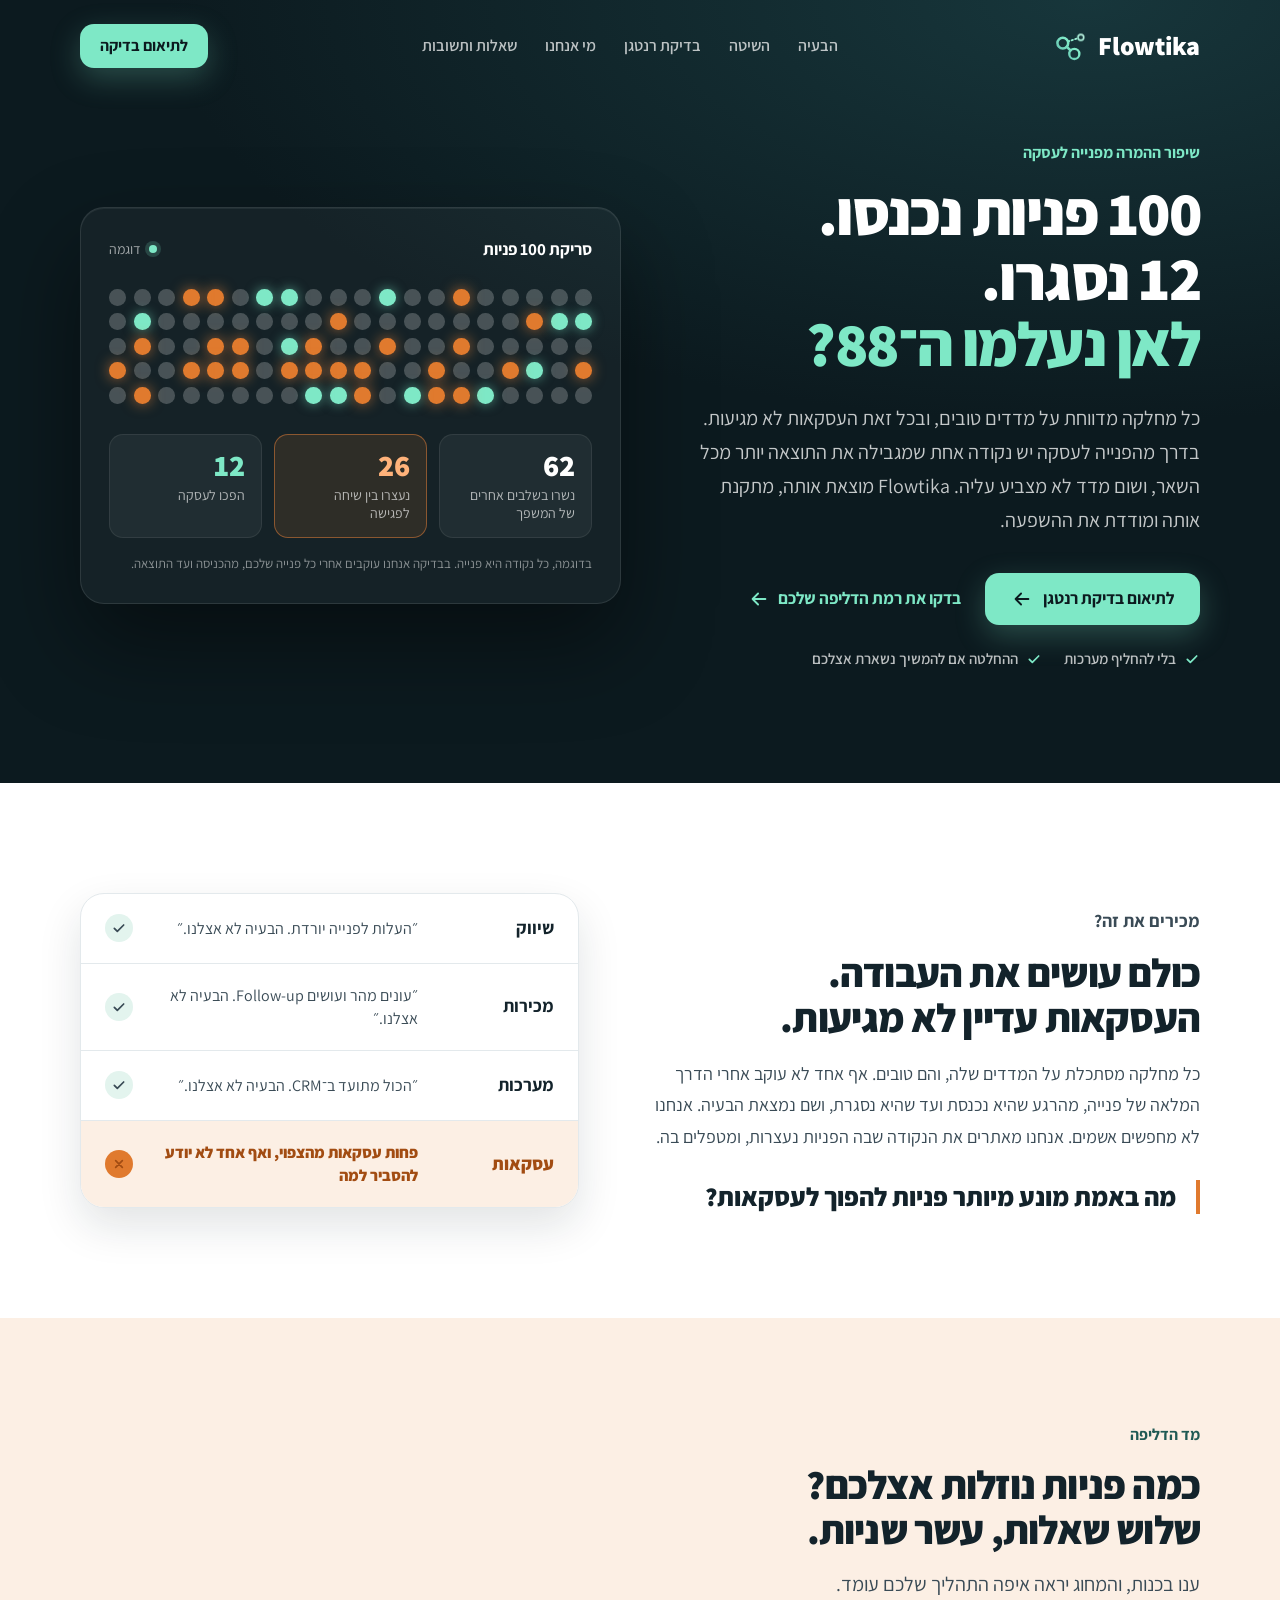
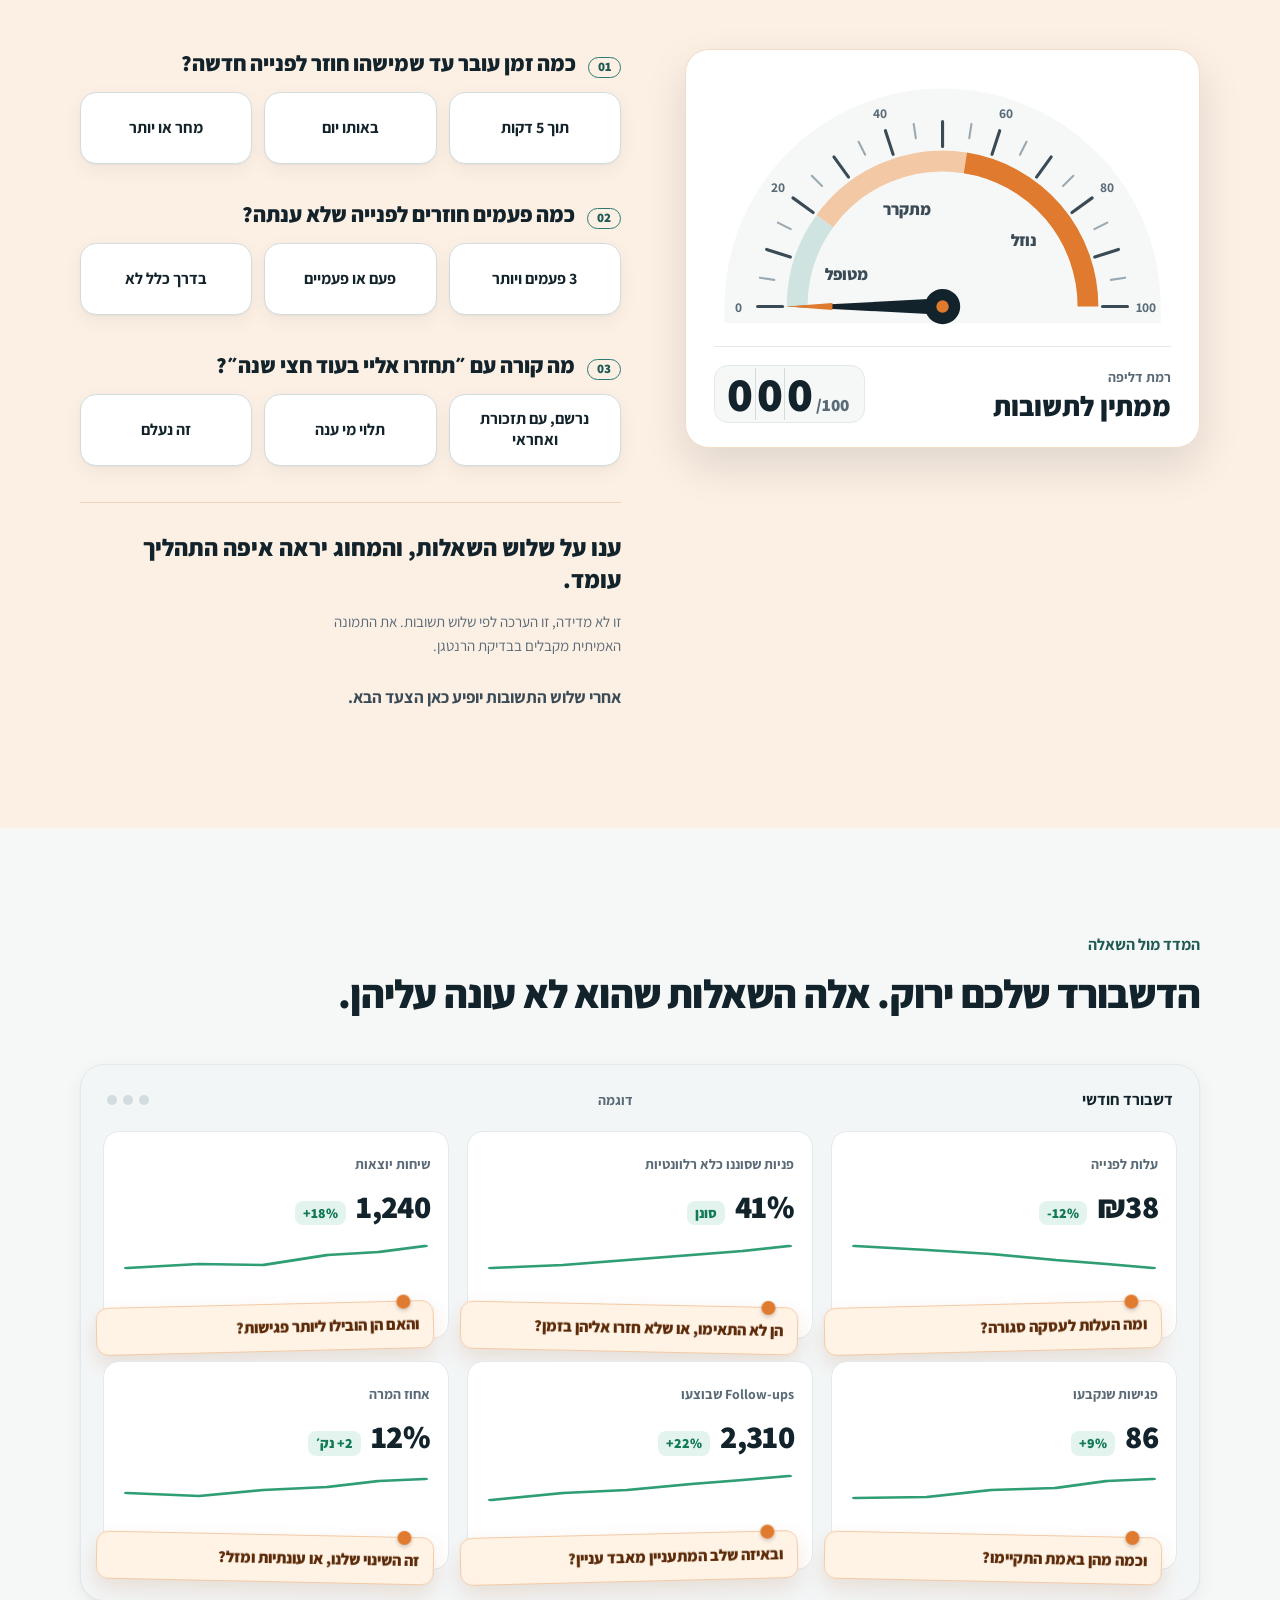
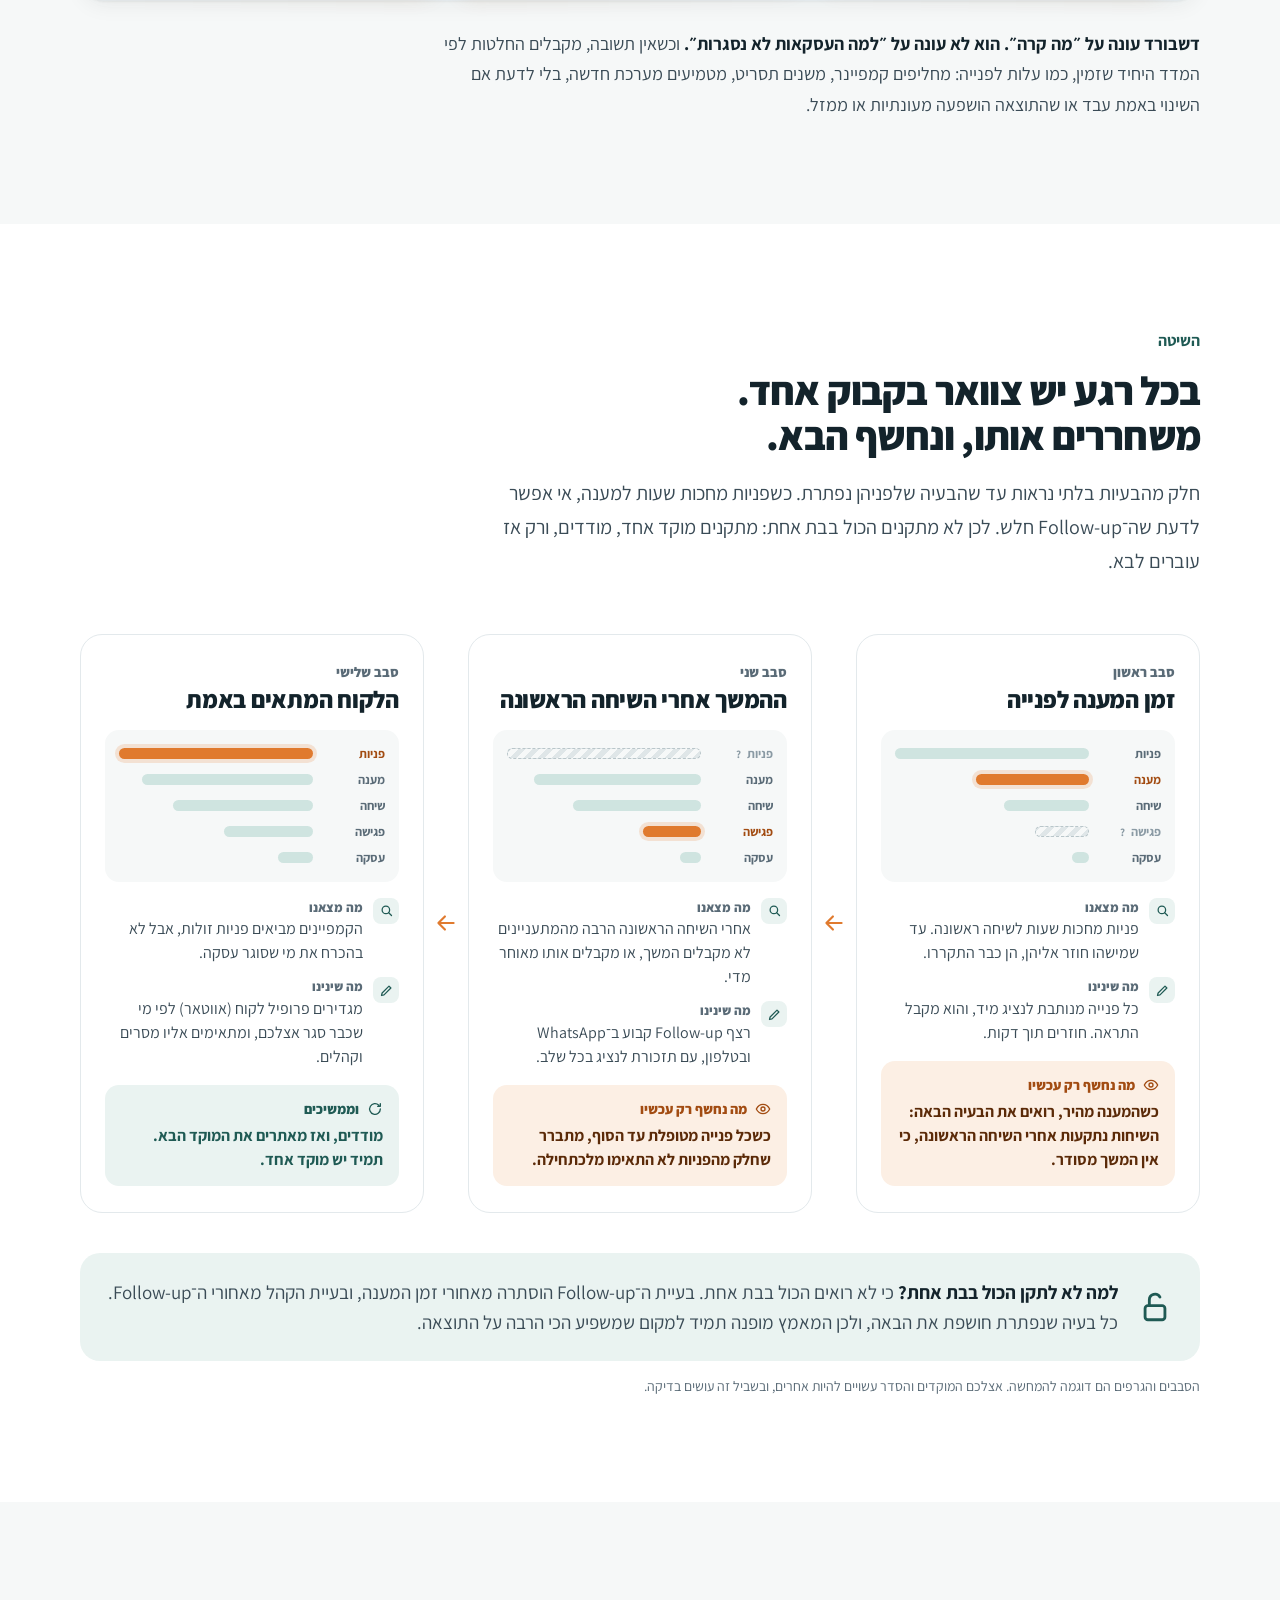
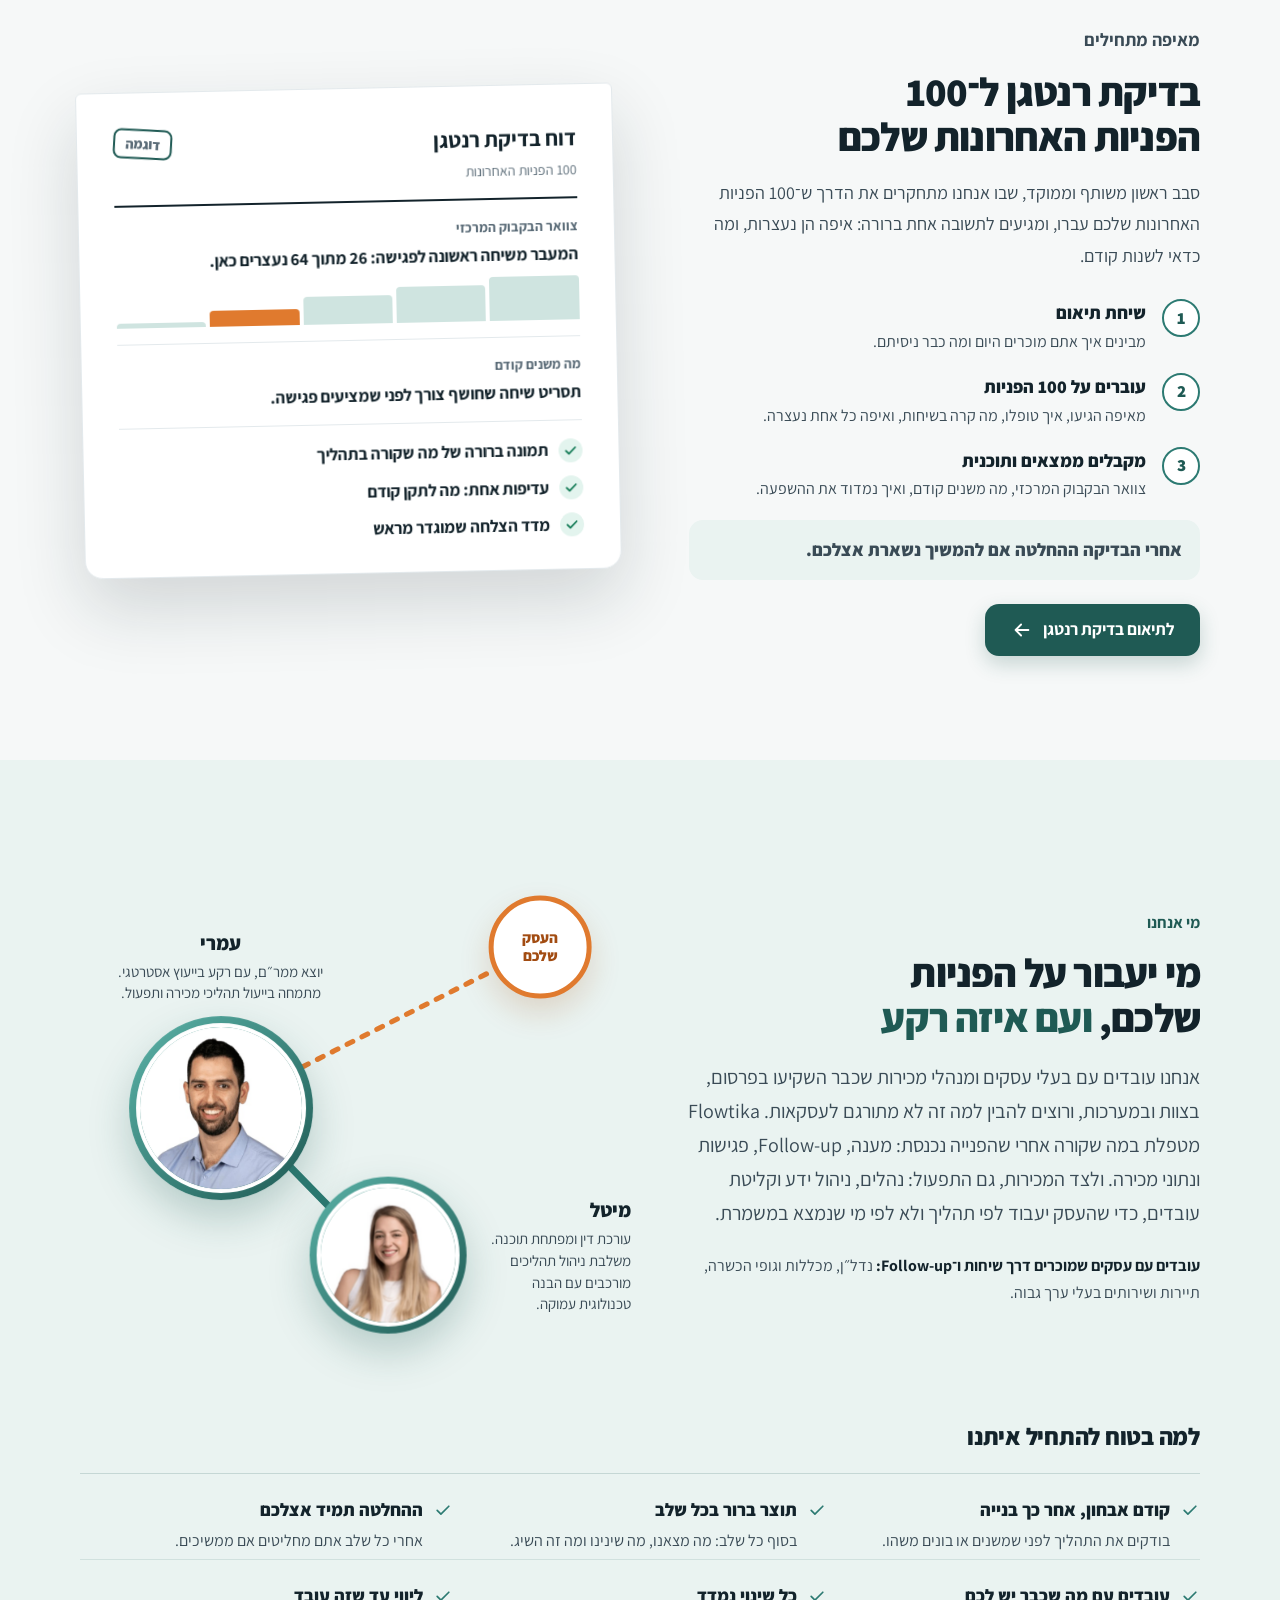
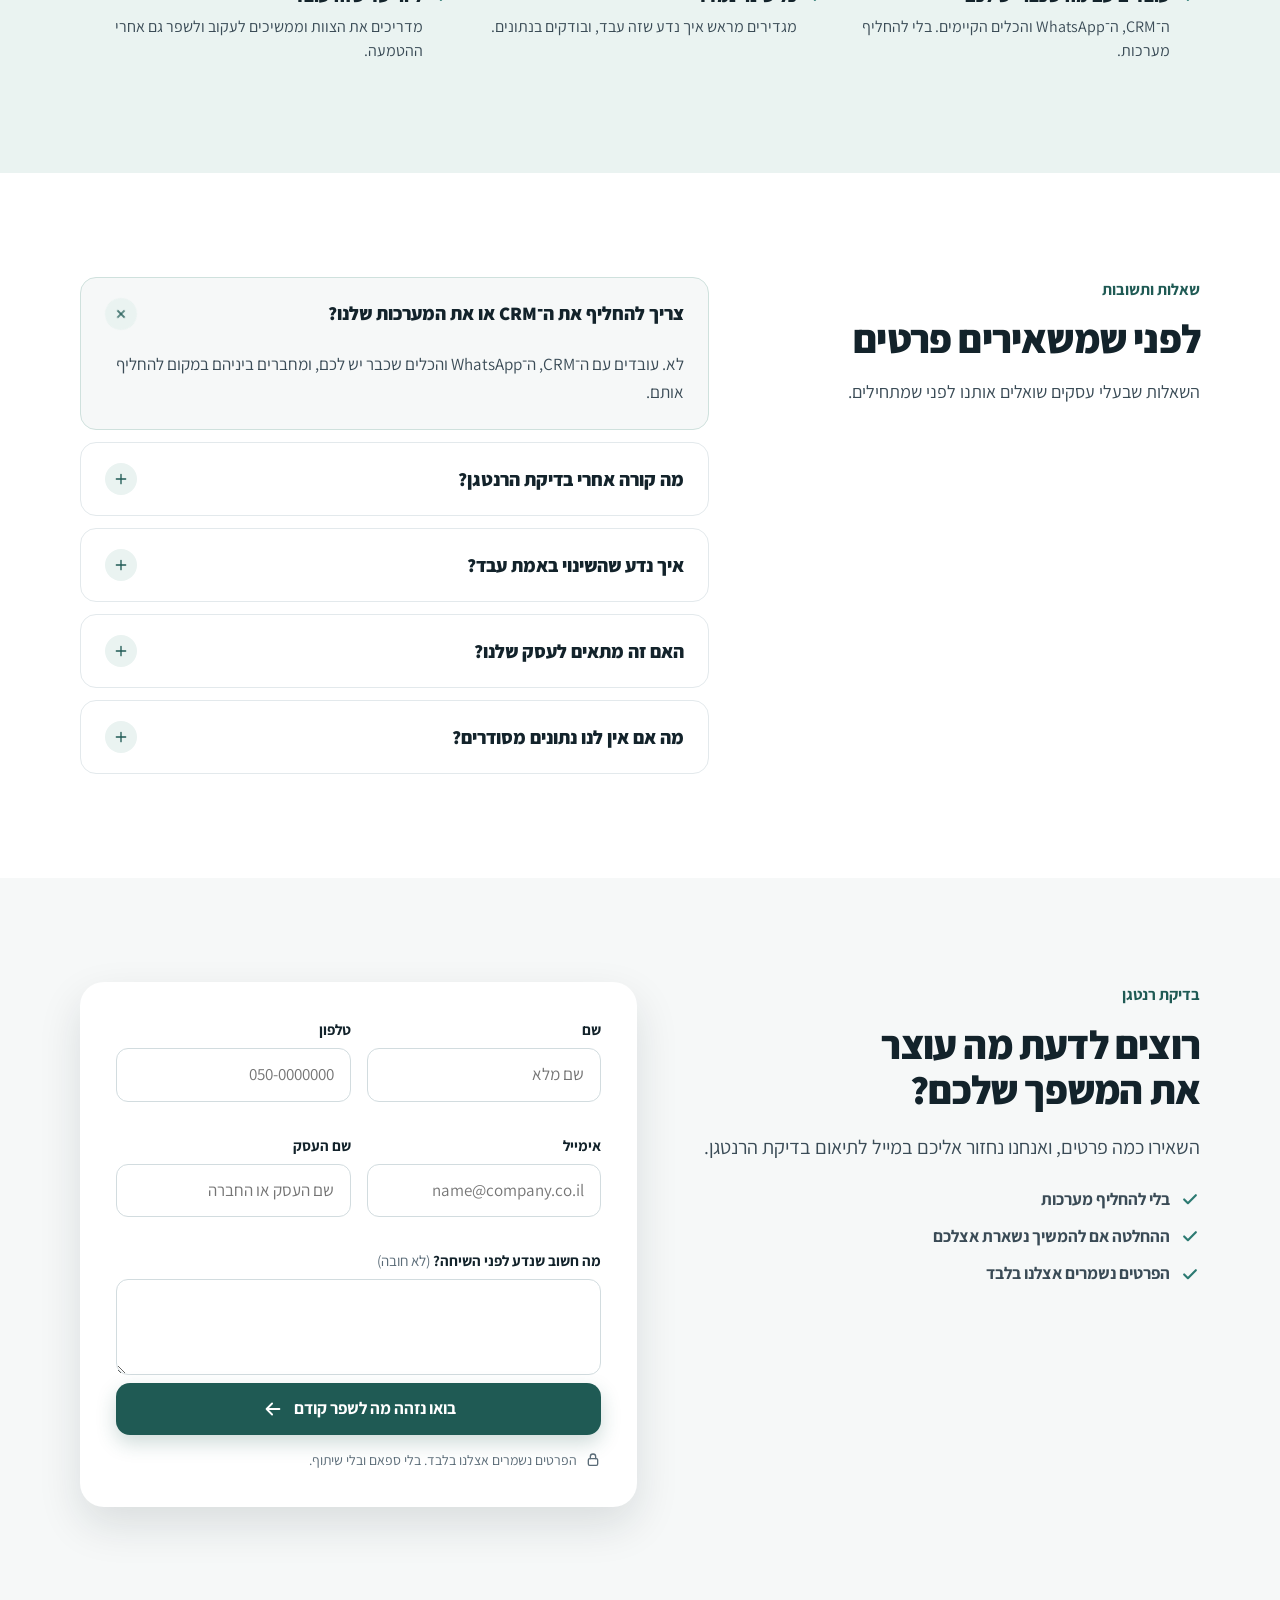
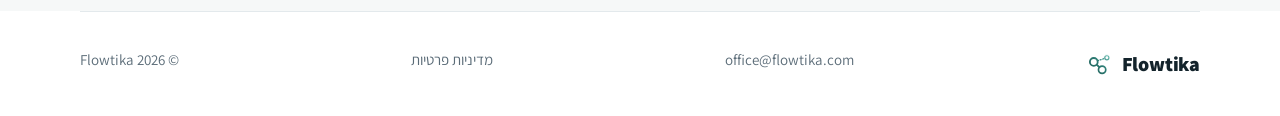
<file: index.html>
<!DOCTYPE html>
<html lang="he" dir="rtl">
<head>
  <meta charset="UTF-8" />
  <meta name="viewport" content="width=device-width, initial-scale=1.0" />
  <title>Flowtika | בדיקת רנטגן למשפך המכירה: איפה הפניות שלכם נעצרות</title>
  <meta name="description" content="משלמים על פניות ומקבלים מעט עסקאות? Flowtika בודקת את 100 הפניות האחרונות שלכם, מאתרת איפה המשפך נחסם ומגדירה מה לתקן קודם. בלי להחליף מערכות, וההחלטה להמשיך נשארת אצלכם." />

  <link rel="preconnect" href="https://fonts.googleapis.com" />
  <link rel="preconnect" href="https://fonts.gstatic.com" crossorigin />
  <link href="https://fonts.googleapis.com/css2?family=Assistant:wght@400..800&family=Noto+Sans+Hebrew:wght@400;500;600;700&display=swap" rel="stylesheet" />

  <link rel="stylesheet" href="styles.css" />
</head>
<body>
<div class="page">
<!-- ============ HERO ============ -->
<div class="B" id="top">
  <div class="xr">
    <div class="wrap"><header class="site-h">
      <a class="logo" href="#top" aria-label="Flowtika - לראש הדף"><span class="mark"><svg viewBox="0 0 100 100" fill="none" aria-hidden="true"><defs><linearGradient id="ftgHeader" x1="12" y1="86" x2="86" y2="18" gradientUnits="userSpaceOnUse"><stop offset="0" stop-color="#5bb3a8"/><stop offset=".55" stop-color="#7ee8c6"/><stop offset="1" stop-color="#bff5e3"/></linearGradient></defs><g stroke="url(#ftgHeader)" stroke-linecap="round"><circle cx="30" cy="42" r="15" stroke-width="7"/><circle cx="62" cy="72" r="14" stroke-width="6.5"/><circle class="node3" cx="80" cy="26" r="8" stroke-width="4.5"/><line x1="41" y1="52.3" x2="51.8" y2="62.4" stroke-width="7"/><line class="flowline" x1="44.3" y1="37.4" x2="72.4" y2="28.4" stroke-width="5"/></g></svg></span>Flowtika</a>
      <nav class="nav" aria-label="ניווט ראשי"><a href="#problem">הבעיה</a><a href="#approach">השיטה</a><a href="#offer">בדיקת רנטגן</a><a href="#about">מי אנחנו</a><a href="#faq">שאלות ותשובות</a></nav>
      <a class="btn" href="#contact">לתיאום בדיקה</a>
    </header></div>
    <div class="wrap xr-hero">
      <div class="enter">
        <p class="kicker" style="color:var(--mint)">שיפור ההמרה מפנייה לעסקה</p>
        <h1 class="h1">100 פניות נכנסו.<br>12 נסגרו.<br><span>לאן נעלמו ה־88?</span></h1>
        <p class="lead">כל מחלקה מדווחת על מדדים טובים, ובכל זאת העסקאות לא מגיעות. בדרך מהפנייה לעסקה יש נקודה אחת שמגבילה את התוצאה יותר מכל השאר, ושום מדד לא מצביע עליה. Flowtika מוצאת אותה, מתקנת אותה ומודדת את ההשפעה.</p>
        <div class="cta-row">
          <a class="btn" href="#contact">לתיאום בדיקת רנטגן <svg class="ico arr" viewBox="0 0 24 24" aria-hidden="true"><path d="M19 12H5M11 6l-6 6 6 6"/></svg></a>
          <a class="link" href="#meter">בדקו את רמת הדליפה שלכם <svg class="ico arr" viewBox="0 0 24 24" aria-hidden="true"><path d="M19 12H5M11 6l-6 6 6 6"/></svg></a>
        </div>
        <p class="trust"><span><svg class="ico" viewBox="0 0 24 24" aria-hidden="true"><path d="M5 12.5l4.5 4.5L19 7.5"/></svg>בלי להחליף מערכות</span><span><svg class="ico" viewBox="0 0 24 24" aria-hidden="true"><path d="M5 12.5l4.5 4.5L19 7.5"/></svg>ההחלטה אם להמשיך נשארת אצלכם</span></p>
      </div>
      <figure class="scan" aria-label="דוגמה: סריקת 100 פניות. 26 נעצרו בין שיחה לפגישה, 12 נסגרו">
        <div class="scan-h"><b>סריקת 100 פניות</b><span class="live">דוגמה</span></div>
        <div class="dots" data-dots><i class="beam"></i></div>
        <div class="readout">
          <div><b>62</b><span>נשרו בשלבים אחרים של המשפך</span></div>
          <div class="stuck"><b>26</b><span>נעצרו בין שיחה לפגישה</span></div>
          <div class="won"><b>12</b><span>הפכו לעסקה</span></div>
        </div>
        <figcaption class="scan-f">בדוגמה, כל נקודה היא פנייה. בבדיקה אנחנו עוקבים אחרי כל פנייה שלכם, מהכניסה ועד התוצאה.</figcaption>
      </figure>
    </div>
  </div>

  <!-- ============ EVERY LINK LOOKS FINE ============ -->
  <section class="sec" id="problem">
    <div class="wrap greens">
      <div>
        <p class="kicker rv">מכירים את זה?</p>
        <h2 class="h2 rv">כולם עושים את העבודה. העסקאות עדיין לא מגיעות.</h2>
        <p class="rv">כל מחלקה מסתכלת על המדדים שלה, והם טובים. אף אחד לא עוקב אחרי הדרך המלאה של פנייה, מהרגע שהיא נכנסת ועד שהיא נסגרת, ושם נמצאת הבעיה. אנחנו לא מחפשים אשמים. אנחנו מאתרים את הנקודה שבה הפניות נעצרות, ומטפלים בה.</p>
        <p class="pull rv">מה באמת מונע מיותר פניות להפוך לעסקאות?</p>
      </div>
      <div class="scorecard rv" role="table" aria-label="כרטיס מצב המחלקות">
        <div class="row" role="row"><b role="cell">שיווק</b><span role="cell">״העלות לפנייה יורדת. הבעיה לא אצלנו.״</span><span class="ok" role="cell" aria-label="תקין"><svg class="ico" viewBox="0 0 24 24"><path d="M5 12.5l4.5 4.5L19 7.5"/></svg></span></div>
        <div class="row" role="row"><b role="cell">מכירות</b><span role="cell">״עונים מהר ועושים Follow-up. הבעיה לא אצלנו.״</span><span class="ok" role="cell" aria-label="תקין"><svg class="ico" viewBox="0 0 24 24"><path d="M5 12.5l4.5 4.5L19 7.5"/></svg></span></div>
        <div class="row" role="row"><b role="cell">מערכות</b><span role="cell">״הכול מתועד ב־CRM. הבעיה לא אצלנו.״</span><span class="ok" role="cell" aria-label="תקין"><svg class="ico" viewBox="0 0 24 24"><path d="M5 12.5l4.5 4.5L19 7.5"/></svg></span></div>
        <div class="row total" role="row"><b role="cell">עסקאות</b><span role="cell">פחות עסקאות מהצפוי, ואף אחד לא יודע להסביר למה</span><span class="x" role="cell" aria-label="לא תקין"><svg class="ico" viewBox="0 0 24 24"><path d="M7 7l10 10M17 7L7 17"/></svg></span></div>
      </div>
    </div>
  </section>
</div>

<!-- ============ LEAK METER ============ -->
<section class="sec meter" id="meter" aria-labelledby="meter-title">
  <div class="wrap">
    <header class="m-head">
      <p class="kicker rv">מד הדליפה</p>
      <h2 class="h2 rv" id="meter-title">כמה פניות נוזלות אצלכם? שלוש שאלות, עשר שניות.</h2>
      <p class="lead rv">ענו בכנות, והמחוג יראה איפה התהליך שלכם עומד.</p>
    </header>
    <div class="m-grid">
      <div class="m-panel rv" data-zone="0">
        <svg class="m-dial" viewBox="0 0 440 240" aria-hidden="true" focusable="false">
          <path class="m-face" d="M10 220A210 210 0 0 1 430 220V236H10Z"/>
          <path class="m-band m-z1" d="M80 220A140 140 0 0 1 106.7 137.7"/>
          <path class="m-band m-z2" d="M106.7 137.7A140 140 0 0 1 241.9 81.7"/>
          <path class="m-band m-z3" d="M241.9 81.7A140 140 0 0 1 360 220"/>
          <g class="m-ticks"></g>
          <text class="m-lbl" x="128" y="194">מטופל</text>
          <text class="m-lbl" x="186" y="132">מתקרר</text>
          <text class="m-lbl" x="298" y="162">נוזל</text>
          <g class="m-needle">
            <path d="M212 220L220 70L228 220Z" fill="#13232b"/>
            <path d="M216.6 114L220 70L223.4 114Z" fill="#e07a2e"/>
            <circle cx="220" cy="220" r="17" fill="#13232b"/>
            <circle cx="220" cy="220" r="6" fill="#e07a2e"/>
          </g>
        </svg>
        <div class="m-read">
          <div><span class="m-read-l">רמת דליפה</span><span class="m-zone">ממתין לתשובות</span></div>
          <span class="m-odo" dir="ltr" aria-hidden="true"><span class="m-win"><span class="m-col"></span></span><span class="m-win"><span class="m-col"></span></span><span class="m-win"><span class="m-col"></span></span><span class="m-of">/100</span></span>
        </div>
      </div>
      <div class="m-qs">
<fieldset class="m-q rv"><legend><span class="m-qn">01</span><span>כמה זמן עובר עד שמישהו חוזר לפנייה חדשה?</span></legend><div class="m-opts"><label class="m-opt"><input type="radio" name="mq1" value="0"><span class="m-stamp"><svg viewBox="0 0 24 24" fill="none" stroke="currentColor" stroke-width="3" stroke-linecap="round" stroke-linejoin="round" aria-hidden="true"><path d="M5 12.5l4.5 4.5L19 7.5"/></svg></span><span>תוך 5 דקות</span></label><label class="m-opt"><input type="radio" name="mq1" value="18"><span class="m-stamp"><svg viewBox="0 0 24 24" fill="none" stroke="currentColor" stroke-width="3" stroke-linecap="round" stroke-linejoin="round" aria-hidden="true"><path d="M5 12.5l4.5 4.5L19 7.5"/></svg></span><span>באותו יום</span></label><label class="m-opt"><input type="radio" name="mq1" value="34"><span class="m-stamp"><svg viewBox="0 0 24 24" fill="none" stroke="currentColor" stroke-width="3" stroke-linecap="round" stroke-linejoin="round" aria-hidden="true"><path d="M5 12.5l4.5 4.5L19 7.5"/></svg></span><span>מחר או יותר</span></label></div></fieldset>
<fieldset class="m-q rv"><legend><span class="m-qn">02</span><span>כמה פעמים חוזרים לפנייה שלא ענתה?</span></legend><div class="m-opts"><label class="m-opt"><input type="radio" name="mq2" value="0"><span class="m-stamp"><svg viewBox="0 0 24 24" fill="none" stroke="currentColor" stroke-width="3" stroke-linecap="round" stroke-linejoin="round" aria-hidden="true"><path d="M5 12.5l4.5 4.5L19 7.5"/></svg></span><span>3 פעמים ויותר</span></label><label class="m-opt"><input type="radio" name="mq2" value="16"><span class="m-stamp"><svg viewBox="0 0 24 24" fill="none" stroke="currentColor" stroke-width="3" stroke-linecap="round" stroke-linejoin="round" aria-hidden="true"><path d="M5 12.5l4.5 4.5L19 7.5"/></svg></span><span>פעם או פעמיים</span></label><label class="m-opt"><input type="radio" name="mq2" value="33"><span class="m-stamp"><svg viewBox="0 0 24 24" fill="none" stroke="currentColor" stroke-width="3" stroke-linecap="round" stroke-linejoin="round" aria-hidden="true"><path d="M5 12.5l4.5 4.5L19 7.5"/></svg></span><span>בדרך כלל לא</span></label></div></fieldset>
<fieldset class="m-q rv"><legend><span class="m-qn">03</span><span>מה קורה עם ״תחזרו אליי בעוד חצי שנה״?</span></legend><div class="m-opts"><label class="m-opt"><input type="radio" name="mq3" value="0"><span class="m-stamp"><svg viewBox="0 0 24 24" fill="none" stroke="currentColor" stroke-width="3" stroke-linecap="round" stroke-linejoin="round" aria-hidden="true"><path d="M5 12.5l4.5 4.5L19 7.5"/></svg></span><span>נרשם, עם תזכורת ואחראי</span></label><label class="m-opt"><input type="radio" name="mq3" value="16"><span class="m-stamp"><svg viewBox="0 0 24 24" fill="none" stroke="currentColor" stroke-width="3" stroke-linecap="round" stroke-linejoin="round" aria-hidden="true"><path d="M5 12.5l4.5 4.5L19 7.5"/></svg></span><span>תלוי מי ענה</span></label><label class="m-opt"><input type="radio" name="mq3" value="33"><span class="m-stamp"><svg viewBox="0 0 24 24" fill="none" stroke="currentColor" stroke-width="3" stroke-linecap="round" stroke-linejoin="round" aria-hidden="true"><path d="M5 12.5l4.5 4.5L19 7.5"/></svg></span><span>זה נעלם</span></label></div></fieldset>
        <div class="m-out rv">
          <p class="m-result" aria-hidden="true">ענו על שלוש השאלות, והמחוג יראה איפה התהליך עומד.</p>
          <p class="sr-only" id="m-live" aria-live="polite"></p>
          <p class="m-note">זו לא מדידה, זו הערכה לפי שלוש תשובות. את התמונה האמיתית מקבלים בבדיקת הרנטגן.</p>
          <div class="m-act">
            <p class="m-hint">אחרי שלוש התשובות יופיע כאן הצעד הבא.</p>
            <a class="btn m-cta" href="#contact">לבדוק את זה באמת בבדיקת רנטגן <svg class="ico arr" viewBox="0 0 24 24" aria-hidden="true"><path d="M19 12H5M11 6l-6 6 6 6"/></svg></a>
          </div>
        </div>
      </div>
    </div>
  </div>
</section>

<!-- ============ METRIC VS QUESTION: the dashboard and the notes it doesn't show ============ -->
<section class="sec" id="answers" style="background:var(--soft)">
  <div class="wrap">
      <p class="kicker rv">המדד מול השאלה</p>
      <h2 class="h2 rv">הדשבורד שלכם ירוק. אלה השאלות שהוא לא עונה עליהן.</h2>
      <div class="dash rv" aria-label="דוגמה לדשבורד">
        <div class="dash-bar"><b>דשבורד חודשי</b><span>דוגמה</span><span class="dots3"><i></i><i></i><i></i></span></div>
        <div class="tiles">
          <div class="tile"><small>עלות לפנייה</small><div class="val"><b>₪38</b><span>12%-</span></div><svg class="spark" viewBox="0 0 120 34" preserveAspectRatio="none"><polyline points="2,6 30,10 55,14 80,20 100,24 118,28"/></svg><div class="note" style="--i:0">ומה העלות לעסקה סגורה?</div></div>
          <div class="tile"><small>פניות שסוננו כלא רלוונטיות</small><div class="val"><b>41%</b><span>סונן</span></div><svg class="spark" viewBox="0 0 120 34" preserveAspectRatio="none"><polyline points="2,28 30,25 55,20 80,15 100,11 118,6"/></svg><div class="note" style="--i:1">הן לא התאימו, או שלא חזרו אליהן בזמן?</div></div>
          <div class="tile"><small>שיחות יוצאות</small><div class="val"><b>1,240</b><span>18%+</span></div><svg class="spark" viewBox="0 0 120 34" preserveAspectRatio="none"><polyline points="2,28 30,24 55,25 80,15 100,12 118,6"/></svg><div class="note" style="--i:2">והאם הן הובילו ליותר פגישות?</div></div>
          <div class="tile"><small>פגישות שנקבעו</small><div class="val"><b>86</b><span>9%+</span></div><svg class="spark" viewBox="0 0 120 34" preserveAspectRatio="none"><polyline points="2,27 30,26 55,19 80,17 100,10 118,8"/></svg><div class="note" style="--i:3">וכמה מהן באמת התקיימו?</div></div>
          <div class="tile"><small>Follow-ups שבוצעו</small><div class="val"><b>2,310</b><span>22%+</span></div><svg class="spark" viewBox="0 0 120 34" preserveAspectRatio="none"><polyline points="2,29 30,22 55,19 80,13 100,9 118,5"/></svg><div class="note" style="--i:4">ובאיזה שלב המתעניין מאבד עניין?</div></div>
          <div class="tile"><small>אחוז המרה</small><div class="val"><b>12%</b><span>2+ נק׳</span></div><svg class="spark" viewBox="0 0 120 34" preserveAspectRatio="none"><polyline points="2,22 30,25 55,19 80,16 100,10 118,8"/></svg><div class="note" style="--i:5">זה השינוי שלנו, או עונתיות ומזל?</div></div>
        </div>
      </div>
      <p class="lg-foot rv"><b>דשבורד עונה על ״מה קרה״. הוא לא עונה על ״למה העסקאות לא נסגרות״.</b> וכשאין תשובה, מקבלים החלטות לפי המדד היחיד שזמין, כמו עלות לפנייה: מחליפים קמפיינר, משנים תסריט, מטמיעים מערכת חדשה, בלי לדעת אם השינוי באמת עבד או שהתוצאה הושפעה מעונתיות או ממזל.</p>
  </div>
</section>

<!-- ============ THE METHOD: three rounds, each revealing the next ============ -->
<section class="sec" id="approach">
  <div class="wrap">
    <p class="kicker rv">השיטה</p>
    <h2 class="h2 rv" style="max-width:820px">בכל רגע יש צוואר בקבוק אחד. משחררים אותו, ונחשף הבא.</h2>
    <p class="lead rv" style="max-width:720px;margin-top:18px">חלק מהבעיות בלתי נראות עד שהבעיה שלפניהן נפתרת. כשפניות מחכות שעות למענה, אי אפשר לדעת שה־Follow-up חלש. לכן לא מתקנים הכול בבת אחת: מתקנים מוקד אחד, מודדים, ורק אז עוברים לבא.</p>

    <div class="rounds">
      <article class="round rv">
        <div><p class="rk">סבב ראשון</p><h3>זמן המענה לפנייה</h3></div>
        <div class="mf" aria-hidden="true">
          <div><span>פניות</span><i style="--w:100%"></i></div>
          <div class="hot"><span>מענה</span><i style="--w:58%"></i></div>
          <div><span>שיחה</span><i style="--w:44%"></i></div>
          <div class="ghost"><span>פגישה<em>?</em></span><i style="--w:28%"></i></div>
          <div><span>עסקה</span><i style="--w:9%"></i></div>
        </div>
        <div class="rs">
          <div><span class="ic"><svg class="ico" viewBox="0 0 24 24"><circle cx="11" cy="11" r="6"/><path d="M20 20l-4.5-4.5"/></svg></span><p><b>מה מצאנו</b>פניות מחכות שעות לשיחה ראשונה. עד שמישהו חוזר אליהן, הן כבר התקררו.</p></div>
          <div><span class="ic"><svg class="ico" viewBox="0 0 24 24"><path d="M4 20l4-1L19 8l-3-3L5 16z"/></svg></span><p><b>מה שינינו</b>כל פנייה מנותבת לנציג מיד, והוא מקבל התראה. חוזרים תוך דקות.</p></div>
        </div>
        <div class="reveal"><b><svg class="ico" viewBox="0 0 24 24"><path d="M2 12s3.5-7 10-7 10 7 10 7-3.5 7-10 7S2 12 2 12z"/><circle cx="12" cy="12" r="3"/></svg>מה נחשף רק עכשיו</b>כשהמענה מהיר, רואים את הבעיה הבאה: השיחות נתקעות אחרי השיחה הראשונה, כי אין המשך מסודר.</div>
      </article>
      <div class="hop" aria-hidden="true"><svg class="ico" viewBox="0 0 24 24"><path d="M19 12H5M11 6l-6 6 6 6"/></svg></div>
      <article class="round rv">
        <div><p class="rk">סבב שני</p><h3>ההמשך אחרי השיחה הראשונה</h3></div>
        <div class="mf" aria-hidden="true">
          <div class="ghost"><span>פניות<em>?</em></span><i style="--w:100%"></i></div>
          <div><span>מענה</span><i style="--w:86%"></i></div>
          <div><span>שיחה</span><i style="--w:66%"></i></div>
          <div class="hot"><span>פגישה</span><i style="--w:30%"></i></div>
          <div><span>עסקה</span><i style="--w:11%"></i></div>
        </div>
        <div class="rs">
          <div><span class="ic"><svg class="ico" viewBox="0 0 24 24"><circle cx="11" cy="11" r="6"/><path d="M20 20l-4.5-4.5"/></svg></span><p><b>מה מצאנו</b>אחרי השיחה הראשונה הרבה מהמתעניינים לא מקבלים המשך, או מקבלים אותו מאוחר מדי.</p></div>
          <div><span class="ic"><svg class="ico" viewBox="0 0 24 24"><path d="M4 20l4-1L19 8l-3-3L5 16z"/></svg></span><p><b>מה שינינו</b>רצף Follow-up קבוע ב־WhatsApp ובטלפון, עם תזכורת לנציג בכל שלב.</p></div>
        </div>
        <div class="reveal"><b><svg class="ico" viewBox="0 0 24 24"><path d="M2 12s3.5-7 10-7 10 7 10 7-3.5 7-10 7S2 12 2 12z"/><circle cx="12" cy="12" r="3"/></svg>מה נחשף רק עכשיו</b>כשכל פנייה מטופלת עד הסוף, מתברר שחלק מהפניות לא התאימו מלכתחילה.</div>
      </article>
      <div class="hop" aria-hidden="true"><svg class="ico" viewBox="0 0 24 24"><path d="M19 12H5M11 6l-6 6 6 6"/></svg></div>
      <article class="round last rv">
        <div><p class="rk">סבב שלישי</p><h3>הלקוח המתאים באמת</h3></div>
        <div class="mf" aria-hidden="true">
          <div class="hot"><span>פניות</span><i style="--w:100%"></i></div>
          <div><span>מענה</span><i style="--w:88%"></i></div>
          <div><span>שיחה</span><i style="--w:72%"></i></div>
          <div><span>פגישה</span><i style="--w:46%"></i></div>
          <div><span>עסקה</span><i style="--w:18%"></i></div>
        </div>
        <div class="rs">
          <div><span class="ic"><svg class="ico" viewBox="0 0 24 24"><circle cx="11" cy="11" r="6"/><path d="M20 20l-4.5-4.5"/></svg></span><p><b>מה מצאנו</b>הקמפיינים מביאים פניות זולות, אבל לא בהכרח את מי שסוגר עסקה.</p></div>
          <div><span class="ic"><svg class="ico" viewBox="0 0 24 24"><path d="M4 20l4-1L19 8l-3-3L5 16z"/></svg></span><p><b>מה שינינו</b>מגדירים פרופיל לקוח (אווטאר) לפי מי שכבר סגר אצלכם, ומתאימים אליו מסרים וקהלים.</p></div>
        </div>
        <div class="reveal"><b><svg class="ico" viewBox="0 0 24 24"><path d="M20 12a8 8 0 1 1-2.3-5.7M20 4v4h-4"/></svg>וממשיכים</b>מודדים, ואז מאתרים את המוקד הבא. תמיד יש מוקד אחד.</div>
      </article>
    </div>

    <div class="unlock rv">
      <svg class="ico" viewBox="0 0 24 24" fill="none" stroke="currentColor" stroke-width="2" stroke-linecap="round" stroke-linejoin="round"><rect x="5" y="11" width="14" height="10" rx="2"/><path d="M8 11V7a4 4 0 0 1 7.5-2"/></svg>
      <p><b>למה לא לתקן הכול בבת אחת?</b> כי לא רואים הכול בבת אחת. בעיית ה־Follow-up הוסתרה מאחורי זמן המענה, ובעיית הקהל מאחורי ה־Follow-up. כל בעיה שנפתרת חושפת את הבאה, ולכן המאמץ מופנה תמיד למקום שמשפיע הכי הרבה על התוצאה.</p>
    </div>
    <p class="illus">הסבבים והגרפים הם דוגמה להמחשה. אצלכם המוקדים והסדר עשויים להיות אחרים, ובשביל זה עושים בדיקה.</p>
  </div>
</section>

<!-- ============ THE OFFER: X-ray ============ -->
<div class="B" id="offer">
  <div class="sec" style="background:var(--soft)">
    <div class="wrap offer">
      <div>
        <p class="kicker rv">מאיפה מתחילים</p>
        <h2 class="h2 rv">בדיקת רנטגן ל־100 הפניות האחרונות שלכם</h2>
        <p class="rv">סבב ראשון משותף וממוקד, שבו אנחנו מתחקרים את הדרך ש־100 הפניות האחרונות שלכם עברו, ומגיעים לתשובה אחת ברורה: איפה הן נעצרות, ומה כדאי לשנות קודם.</p><ol class="how rv"><li><i>1</i><div><b>שיחת תיאום</b><span>מבינים איך אתם מוכרים היום ומה כבר ניסיתם.</span></div></li><li><i>2</i><div><b>עוברים על 100 הפניות</b><span>מאיפה הגיעו, איך טופלו, מה קרה בשיחות, ואיפה כל אחת נעצרה.</span></div></li><li><i>3</i><div><b>מקבלים ממצאים ותוכנית</b><span>צוואר הבקבוק המרכזי, מה משנים קודם, ואיך נמדוד את ההשפעה.</span></div></li></ol><p class="decide rv">אחרי הבדיקה ההחלטה אם להמשיך נשארת אצלכם.</p>
        <div class="cta-row rv" style="margin-top:28px"><a class="btn" href="#contact">לתיאום בדיקת רנטגן <svg class="ico arr" viewBox="0 0 24 24" aria-hidden="true"><path d="M19 12H5M11 6l-6 6 6 6"/></svg></a></div>
      </div>
      <div class="report rv" aria-label="דוגמה לדוח בדיקת רנטגן">
        <div class="rh"><div><b>דוח בדיקת רנטגן</b><span>100 הפניות האחרונות</span></div><span class="stamp">דוגמה</span></div>
        <div class="blk"><h4>צוואר הבקבוק המרכזי</h4><p>המעבר משיחה ראשונה לפגישה: 26 מתוך 64 נעצרים כאן.</p>
          <div class="mini"><i style="--h:100%"></i><i style="--h:82%"></i><i style="--h:64%"></i><i class="hot" style="--h:38%"></i><i style="--h:12%"></i></div></div>
        <div class="blk"><h4>מה משנים קודם</h4><p>תסריט שיחה שחושף צורך לפני שמציעים פגישה.</p></div>
        <div class="gets2">
          <div><span class="ok"><svg class="ico" viewBox="0 0 24 24"><path d="M5 12.5l4.5 4.5L19 7.5"/></svg></span>תמונה ברורה של מה שקורה בתהליך</div>
          <div><span class="ok"><svg class="ico" viewBox="0 0 24 24"><path d="M5 12.5l4.5 4.5L19 7.5"/></svg></span>עדיפות אחת: מה לתקן קודם</div>
          <div><span class="ok"><svg class="ico" viewBox="0 0 24 24"><path d="M5 12.5l4.5 4.5L19 7.5"/></svg></span>מדד הצלחה שמוגדר מראש</div>
        </div>
      </div>
    </div>
  </div>
</div>

<!-- ============ WHO WE ARE ============ -->
<section class="sec who2" id="about">
  <div class="wrap">
    <div class="who2-in">
      <div>
        <p class="kicker rv">מי אנחנו</p>
        <h2 class="h2 rv">מי יעבור על הפניות שלכם, <span>ועם איזה רקע</span></h2>
        <p class="lead rv">אנחנו עובדים עם בעלי עסקים ומנהלי מכירות שכבר השקיעו בפרסום, בצוות ובמערכות, ורוצים להבין למה זה לא מתורגם לעסקאות. Flowtika מטפלת במה שקורה אחרי שהפנייה נכנסת: מענה, Follow-up, פגישות ונתוני מכירה. ולצד המכירות, גם התפעול: נהלים, ניהול ידע וקליטת עובדים, כדי שהעסק יעבוד לפי תהליך ולא לפי מי שנמצא במשמרת.</p>
        <p class="fields rv"><b>עובדים עם עסקים שמוכרים דרך שיחות ו־Follow-up:</b> נדל״ן, מכללות וגופי הכשרה, תיירות ושירותים בעלי ערך גבוה.</p>
      </div>
      <div class="constel rv" aria-label="עמרי ומיטל, מחוברים לעסק שלכם">
        <svg class="links" viewBox="0 0 520 470" preserveAspectRatio="none" aria-hidden="true">
          <line class="solid" x1="202" y1="291" x2="240" y2="330"/>
          <line class="dash" x1="214" y1="195" x2="398" y2="102"/>
        </svg>
        <div class="pp o"><span class="ph"><img src="images/omry.jpg" alt="עמרי"></span><div class="cap"><b>עמרי</b><span>יוצא ממר״ם, עם רקע בייעוץ אסטרטגי. מתמחה בייעול תהליכי מכירה ותפעול.</span></div></div>
        <div class="pp m"><span class="ph"><img src="images/meital.jpg" alt="מיטל"></span><div class="cap"><b>מיטל</b><span>עורכת דין ומפתחת תוכנה. משלבת ניהול תהליכים מורכבים עם הבנה טכנולוגית עמוקה.</span></div></div>
        <div class="pp y"><span class="node">העסק<br>שלכם</span></div>
      </div>
    </div>
    <h3 class="promises-h rv">למה בטוח להתחיל איתנו</h3>
    <div class="promises rv">
      <div><b><svg class="ico" viewBox="0 0 24 24"><path d="M5 12.5l4.5 4.5L19 7.5"/></svg>קודם אבחון, אחר כך בנייה</b><span>בודקים את התהליך לפני שמשנים או בונים משהו.</span></div>
      <div><b><svg class="ico" viewBox="0 0 24 24"><path d="M5 12.5l4.5 4.5L19 7.5"/></svg>תוצר ברור בכל שלב</b><span>בסוף כל שלב: מה מצאנו, מה שינינו ומה זה השיג.</span></div>
      <div><b><svg class="ico" viewBox="0 0 24 24"><path d="M5 12.5l4.5 4.5L19 7.5"/></svg>ההחלטה תמיד אצלכם</b><span>אחרי כל שלב אתם מחליטים אם ממשיכים.</span></div>
      <div><b><svg class="ico" viewBox="0 0 24 24"><path d="M5 12.5l4.5 4.5L19 7.5"/></svg>עובדים עם מה שכבר יש לכם</b><span>ה־CRM, ה־WhatsApp והכלים הקיימים. בלי להחליף מערכות.</span></div>
      <div><b><svg class="ico" viewBox="0 0 24 24"><path d="M5 12.5l4.5 4.5L19 7.5"/></svg>כל שינוי נמדד</b><span>מגדירים מראש איך נדע שזה עבד, ובודקים בנתונים.</span></div>
      <div><b><svg class="ico" viewBox="0 0 24 24"><path d="M5 12.5l4.5 4.5L19 7.5"/></svg>ליווי עד שזה עובד</b><span>מדריכים את הצוות וממשיכים לעקוב ולשפר גם אחרי ההטמעה.</span></div>
    </div>
  </div>
</section>

<!-- ============ FAQ ============ -->
<section class="sec faq" id="faq">
  <div class="wrap faq-in">
    <div>
      <p class="kicker rv">שאלות ותשובות</p>
      <h2 class="h2 rv">לפני שמשאירים פרטים</h2>
      <p class="lead rv">השאלות שבעלי עסקים שואלים אותנו לפני שמתחילים.</p>
    </div>
    <div class="qa rv">
      <details open><summary>צריך להחליף את ה־CRM או את המערכות שלנו?<span class="plus"><svg class="ico" viewBox="0 0 24 24"><path d="M12 5v14M5 12h14"/></svg></span></summary><p>לא. עובדים עם ה־CRM, ה־WhatsApp והכלים שכבר יש לכם, ומחברים ביניהם במקום להחליף אותם.</p></details>
      <details><summary>מה קורה אחרי בדיקת הרנטגן?<span class="plus"><svg class="ico" viewBox="0 0 24 24"><path d="M12 5v14M5 12h14"/></svg></span></summary><p>אתם מחליטים. יש לכם ממצאים ותוכנית ברורה, ואפשר ליישם אותם בכוחות עצמכם או איתנו. אם ממשיכים יחד, עובדים סבב אחרי סבב: מתקנים מוקד אחד, מודדים, ועוברים לבא.</p></details>
      <details><summary>איך נדע שהשינוי באמת עבד?<span class="plus"><svg class="ico" viewBox="0 0 24 24"><path d="M12 5v14M5 12h14"/></svg></span></summary><p>מגדירים מראש מדד הצלחה, ובודקים אותו בנתונים. כך אפשר להפריד בין ההשפעה של השינוי לבין עונתיות, תמהיל פניות שונה או סתם חודש טוב.</p></details>
      <details><summary>האם זה מתאים לעסק שלנו?<span class="plus"><svg class="ico" viewBox="0 0 24 24"><path d="M12 5v14M5 12h14"/></svg></span></summary><p>זה מתאים לעסקים שמוכרים דרך שיחות מכירה ו־Follow-up: נדל״ן, מכללות וגופי הכשרה, תיירות ושירותים בעלי ערך גבוה. אם אתם לא בטוחים, תשאלו אותנו בשיחת התיאום.</p></details>
      <details><summary>מה אם אין לנו נתונים מסודרים?<span class="plus"><svg class="ico" viewBox="0 0 24 24"><path d="M12 5v14M5 12h14"/></svg></span></summary><p>זה קורה הרבה, וגם זו תשובה בפני עצמה. מתחילים ממה שיש, ואם חסר משהו קריטי, מגדירים יחד מה כדאי לתעד כבר מהיום.</p></details>
    </div>
  </div>
</section>

<!-- ============ CONTACT ============ -->
<div class="A">
  <section class="sec contact" id="contact">
    <div class="wrap contact-in">
      <div>
        <p class="kicker">בדיקת רנטגן</p>
        <h2 class="h2">רוצים לדעת מה עוצר את המשפך שלכם?</h2>
        <p class="lead" style="margin-top:18px">השאירו כמה פרטים, ואנחנו נחזור אליכם במייל לתיאום בדיקת הרנטגן.</p><ul class="checks"><li><svg class="ico" viewBox="0 0 24 24" aria-hidden="true"><path d="M5 12.5l4.5 4.5L19 7.5"/></svg>בלי להחליף מערכות</li><li><svg class="ico" viewBox="0 0 24 24" aria-hidden="true"><path d="M5 12.5l4.5 4.5L19 7.5"/></svg>ההחלטה אם להמשיך נשארת אצלכם</li><li><svg class="ico" viewBox="0 0 24 24" aria-hidden="true"><path d="M5 12.5l4.5 4.5L19 7.5"/></svg>הפרטים נשמרים אצלנו בלבד</li></ul>
      </div>
      <div>
        <form class="form-card" id="contactForm" novalidate>
          <!-- Leads go to the Flowtika bot server (see script.js, LEAD_URL). -->
          <input type="hidden" name="leak_score" id="book-meter" value="" />
          <input type="checkbox" name="botcheck" class="hp-field" tabindex="-1" autocomplete="off" aria-hidden="true" />

          <div class="alert" id="formError" role="alert" hidden><svg class="ico" viewBox="0 0 24 24" aria-hidden="true"><circle cx="12" cy="12" r="9"/><path d="M12 7.5v5.5M12 16.5v.01"/></svg><div><b>הפרטים לא נשלחו.</b><span id="formErrorText">הם עדיין כאן בטופס, לא צריך להקליד שוב. נסו שוב, או כתבו לנו ל־office@flowtika.com</span></div></div>
          <div class="form-grid">
            <div class="field"><label for="f-name">שם</label><input id="f-name" name="name" autocomplete="name" placeholder="שם מלא"><span class="err" id="err-name"></span></div>
            <div class="field"><label for="f-phone">טלפון</label><input id="f-phone" name="phone" type="tel" inputmode="tel" dir="ltr" style="text-align:right" autocomplete="tel" placeholder="050-0000000"><span class="err" id="err-phone"></span></div>
            <div class="field"><label for="f-email">אימייל</label><input id="f-email" name="email" type="email" inputmode="email" dir="ltr" style="text-align:right" autocomplete="email" placeholder="name@company.co.il" required><span class="err" id="err-email"></span></div>
            <div class="field"><label for="f-business">שם העסק</label><input id="f-business" name="business" autocomplete="organization" placeholder="שם העסק או החברה"><span class="err" id="err-business"></span></div>
            <div class="field full"><label for="f-notes">מה חשוב שנדע לפני השיחה? <span style="font-weight:400;color:var(--muted)">(לא חובה)</span></label><textarea id="f-notes" name="notes"></textarea></div>
          </div>
          <button class="btn" type="submit" id="formSubmit"><span>בואו נזהה מה לשפר קודם</span> <svg class="ico arr" viewBox="0 0 24 24" aria-hidden="true"><path d="M19 12H5M11 6l-6 6 6 6"/></svg></button>
          <p class="privacy"><svg class="ico" viewBox="0 0 24 24" aria-hidden="true"><rect x="5" y="10" width="14" height="10" rx="2"/><path d="M8 10V7a4 4 0 0 1 8 0v3"/></svg>הפרטים נשמרים אצלנו בלבד. בלי ספאם ובלי שיתוף.</p>
        </form>

        <div class="form-card done" id="formThanks" hidden tabindex="-1">
          <svg class="seal" viewBox="0 0 96 96" fill="none" stroke="#1f5a54" stroke-width="4" stroke-linecap="round" stroke-linejoin="round" aria-hidden="true"><circle cx="48" cy="48" r="44"/><path d="M30 49l12 12 24-26"/></svg>
          <h2 class="h2" id="thanksTitle">תודה, קיבלנו</h2>
          <p>נחזור אליכם במייל בהקדם לתיאום בדיקת הרנטגן.</p>
          <ol class="next"><li><span>1</span>נחזור אליכם במייל לתיאום</li><li><span>2</span>עוברים יחד על 100 הפניות האחרונות</li><li><span>3</span>מגדירים מה לשנות קודם, ואיך נמדוד</li></ol>
        </div>
      </div>
    </div>
  </section>
</div>

<div class="wrap"><footer class="foot"><a class="logo" href="#top" aria-label="Flowtika - לראש הדף"><span class="mark"><svg viewBox="0 0 100 100" fill="none" aria-hidden="true"><defs><linearGradient id="ftgFooter" x1="12" y1="86" x2="86" y2="18" gradientUnits="userSpaceOnUse"><stop offset="0" stop-color="#1f5a54"/><stop offset=".55" stop-color="#2c7a72"/><stop offset="1" stop-color="#5bb3a8"/></linearGradient></defs><g stroke="url(#ftgFooter)" stroke-linecap="round"><circle cx="30" cy="42" r="15" stroke-width="7"/><circle cx="62" cy="72" r="14" stroke-width="6.5"/><circle class="node3" cx="80" cy="26" r="8" stroke-width="4.5"/><line x1="41" y1="52.3" x2="51.8" y2="62.4" stroke-width="7"/><line class="flowline" x1="44.3" y1="37.4" x2="72.4" y2="28.4" stroke-width="5"/></g></svg></span>Flowtika</a><a href="mailto:office@flowtika.com">office@flowtika.com</a><a href="privacy/">מדיניות פרטיות</a><span>© <span id="year">2026</span> Flowtika</span></footer></div>

</div>

<!-- ============ WHATSAPP WIDGET (switched off) ============
     Hidden until FEATURES.whatsapp is set to true at the top of script.js; the script then shows the
     button and wires it up. Nothing here needs changing. -->
<button type="button" class="wa-fab" id="waOpen" data-feature="whatsapp" hidden aria-haspopup="dialog" aria-controls="waChat" aria-expanded="false" aria-label="השאירו פרטים ונחזור אליכם בוואטסאפ"><svg class="wa-glyph" viewBox="0 0 32 32" aria-hidden="true"><path d="M16 3.5A12.5 12.5 0 0 0 5.2 22.3L3.6 28.4l6.3-1.6A12.5 12.5 0 1 0 16 3.5z" fill="none" stroke="currentColor" stroke-width="2.4" stroke-linejoin="round"/><path d="M11.6 9.6c.4 0 .8 0 1 .6l1.2 2.8c.1.3.1.6-.1.9l-.8 1c-.2.2-.2.5 0 .8a10 10 0 0 0 4.5 4c.3.1.6.1.8-.1l1-1.2c.2-.3.6-.4.9-.2l2.7 1.3c.4.2.5.5.5.9-.1 1.6-1.6 2.9-3.2 2.9-4.7-.3-9.8-5.4-10.1-10.1 0-1.6 1.2-3.1 2.8-3.2z" fill="currentColor"/></svg></button>
<div class="wa-chat" id="waChat" role="dialog" aria-modal="true" aria-labelledby="waTitle" hidden>
  <header class="wa-head">
    <span class="wa-avatar"><svg viewBox="0 0 100 100" fill="none" aria-hidden="true"><g stroke="#fff" stroke-linecap="round"><circle cx="30" cy="42" r="15" stroke-width="7"/><circle cx="62" cy="72" r="14" stroke-width="6.5"/><circle cx="80" cy="26" r="8" stroke-width="4.5"/><line x1="41" y1="52.3" x2="51.8" y2="62.4" stroke-width="7"/><line x1="44.3" y1="37.4" x2="72.4" y2="28.4" stroke-width="5" stroke-dasharray="4 6.5"/></g></svg></span>
    <div class="wa-who"><b id="waTitle">Flowtika</b><span>בדרך כלל עונים תוך כמה דקות</span></div>
    <button type="button" class="wa-close" id="waClose" aria-label="סגירת הצ׳אט"><svg viewBox="0 0 24 24" aria-hidden="true"><path d="M6 6l12 12M18 6L6 18" stroke="currentColor" stroke-width="2.2" stroke-linecap="round"/></svg></button>
  </header>
  <div class="wa-body" id="waLog" aria-live="polite">
    <p class="wa-msg in">היי 👋 השאירו שם וטלפון ונחזור אליכם בוואטסאפ<time>עכשיו</time></p>
  </div>
  <form class="wa-form" id="waForm" novalidate>
    <input type="checkbox" name="botcheck" class="hp-field" tabindex="-1" autocomplete="off" aria-hidden="true" />
    <div class="wa-fields">
      <label class="sr-only" for="wa-name">שם</label>
      <input id="wa-name" name="name" autocomplete="name" placeholder="שם" required>
      <label class="sr-only" for="wa-phone">טלפון</label>
      <input id="wa-phone" name="phone" type="tel" inputmode="tel" dir="ltr" autocomplete="tel" placeholder="טלפון, למשל 050-1234567" required>
    </div>
    <button type="submit" class="wa-send" id="waSend" aria-label="שליחה"><svg viewBox="0 0 24 24" aria-hidden="true"><path d="M3.4 20.4L21 12 3.4 3.6 3.4 10l12.6 2-12.6 2z" fill="currentColor"/></svg></button>
  </form>
</div>
<script src="script.js"></script>
</body>
</html>
</file>
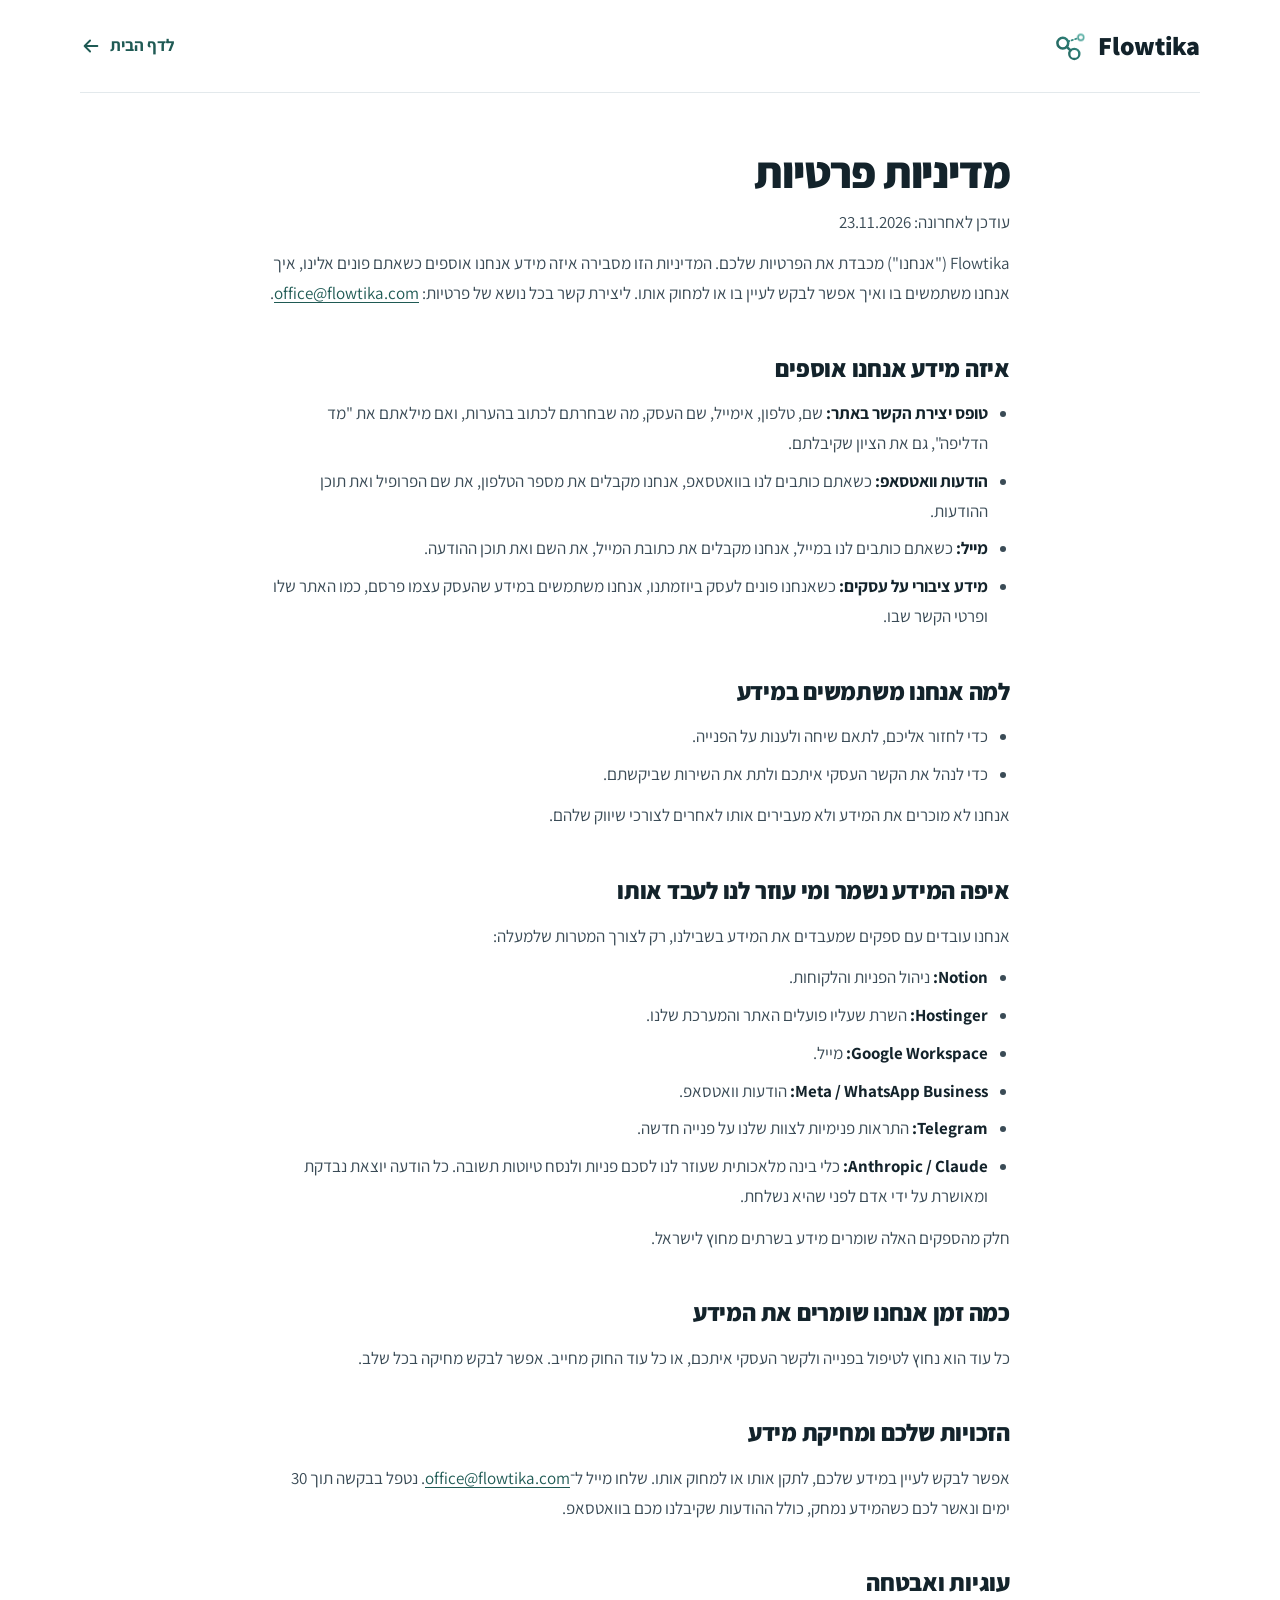
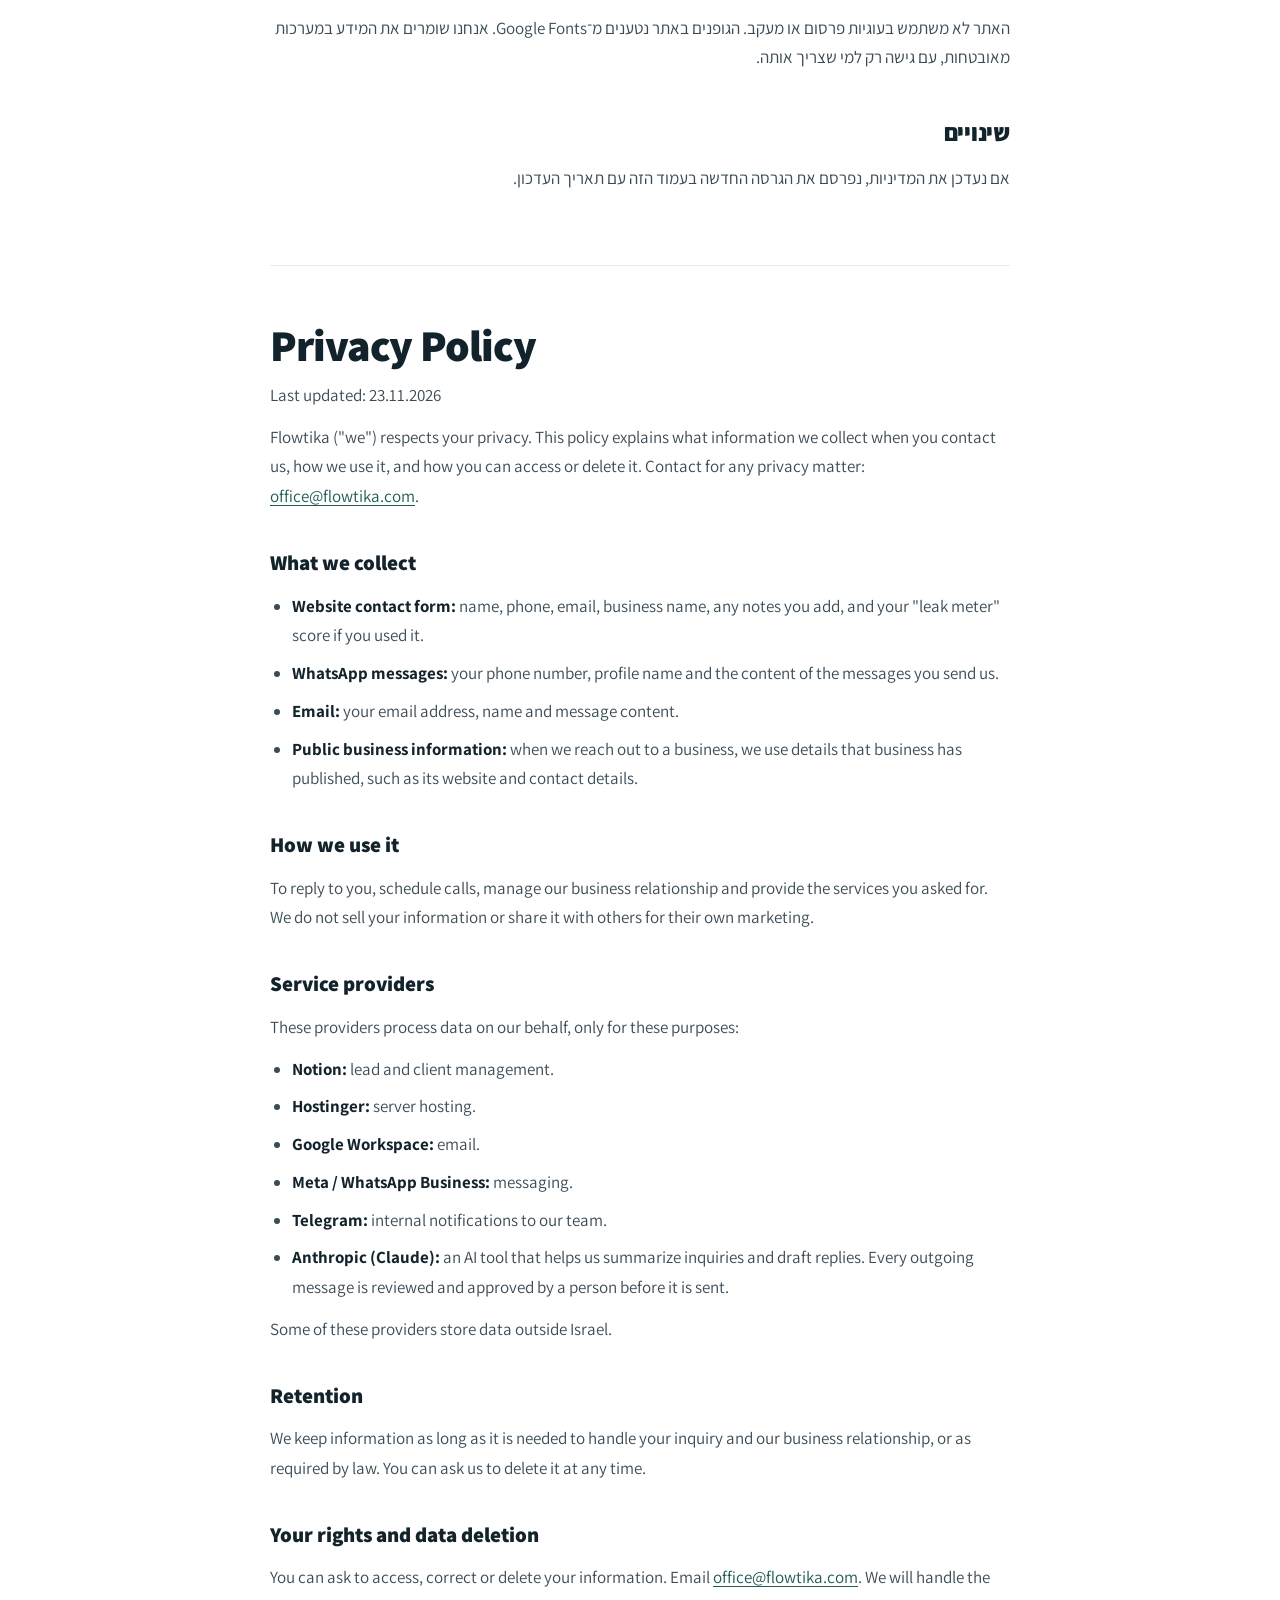
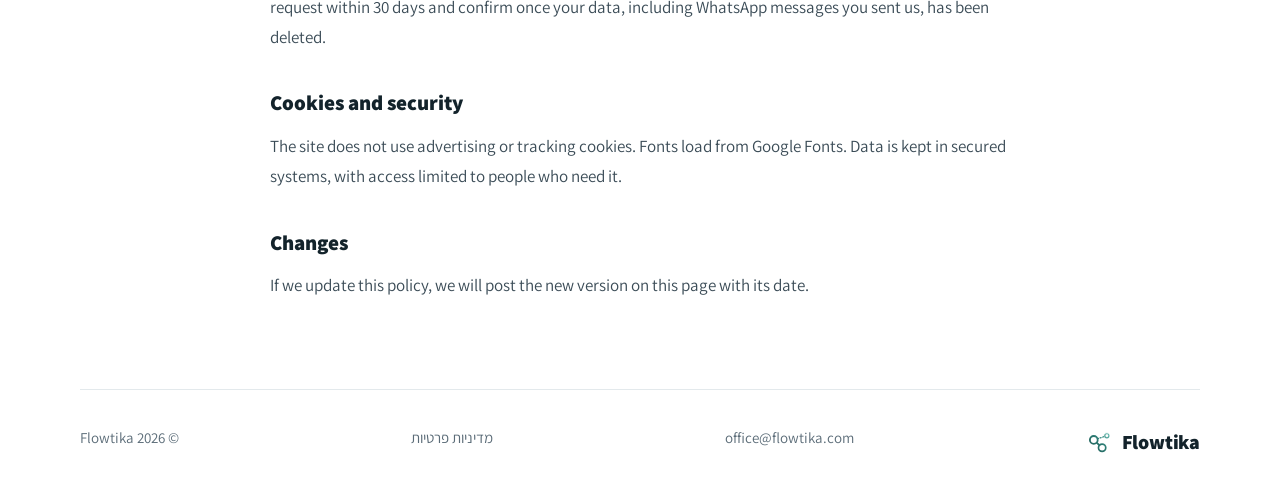
<file: privacy/index.html>
<!DOCTYPE html>
<html lang="he" dir="rtl">
<head>
  <meta charset="UTF-8" />
  <meta name="viewport" content="width=device-width, initial-scale=1.0" />
  <title>מדיניות פרטיות | Flowtika</title>
  <meta name="description" content="מדיניות הפרטיות של Flowtika: איזה מידע אנחנו אוספים, איך משתמשים בו ואיך מבקשים לעיין בו או למחוק אותו. Flowtika privacy policy." />

  <link rel="preconnect" href="https://fonts.googleapis.com" />
  <link rel="preconnect" href="https://fonts.gstatic.com" crossorigin />
  <link href="https://fonts.googleapis.com/css2?family=Assistant:wght@400..800&family=Noto+Sans+Hebrew:wght@400;500;600;700&display=swap" rel="stylesheet" />

  <link rel="stylesheet" href="../styles.css" />
</head>
<body>
<div class="page">
<div class="wrap"><header class="site-h legal-h">
  <a class="logo" href="../" aria-label="Flowtika - לדף הבית"><span class="mark"><svg viewBox="0 0 100 100" fill="none" aria-hidden="true"><defs><linearGradient id="ftgPrivHeader" x1="12" y1="86" x2="86" y2="18" gradientUnits="userSpaceOnUse"><stop offset="0" stop-color="#1f5a54"/><stop offset=".55" stop-color="#2c7a72"/><stop offset="1" stop-color="#5bb3a8"/></linearGradient></defs><g stroke="url(#ftgPrivHeader)" stroke-linecap="round"><circle cx="30" cy="42" r="15" stroke-width="7"/><circle cx="62" cy="72" r="14" stroke-width="6.5"/><circle class="node3" cx="80" cy="26" r="8" stroke-width="4.5"/><line x1="41" y1="52.3" x2="51.8" y2="62.4" stroke-width="7"/><line class="flowline" x1="44.3" y1="37.4" x2="72.4" y2="28.4" stroke-width="5"/></g></svg></span>Flowtika</a>
  <a class="link" href="../">לדף הבית <svg class="ico arr" viewBox="0 0 24 24" aria-hidden="true"><path d="M19 12H5M11 6l-6 6 6 6"/></svg></a>
</header></div>

<main class="wrap legal">
  <article lang="he" dir="rtl">
      <h1 class="h1">מדיניות פרטיות</h1>
      <p class="legal-date">עודכן לאחרונה: 23.11.2026</p>
      <p>Flowtika ("אנחנו") מכבדת את הפרטיות שלכם. המדיניות הזו מסבירה איזה מידע אנחנו אוספים כשאתם פונים אלינו, איך אנחנו משתמשים בו ואיך אפשר לבקש לעיין בו או למחוק אותו. ליצירת קשר בכל נושא של פרטיות: <a href="mailto:office@flowtika.com">office@flowtika.com</a>.</p>

      <h2>איזה מידע אנחנו אוספים</h2>
      <ul>
        <li><b>טופס יצירת הקשר באתר:</b> שם, טלפון, אימייל, שם העסק, מה שבחרתם לכתוב בהערות, ואם מילאתם את "מד הדליפה", גם את הציון שקיבלתם.</li>
        <li><b>הודעות וואטסאפ:</b> כשאתם כותבים לנו בוואטסאפ, אנחנו מקבלים את מספר הטלפון, את שם הפרופיל ואת תוכן ההודעות.</li>
        <li><b>מייל:</b> כשאתם כותבים לנו במייל, אנחנו מקבלים את כתובת המייל, את השם ואת תוכן ההודעה.</li>
        <li><b>מידע ציבורי על עסקים:</b> כשאנחנו פונים לעסק ביוזמתנו, אנחנו משתמשים במידע שהעסק עצמו פרסם, כמו האתר שלו ופרטי הקשר שבו.</li>
      </ul>

      <h2>למה אנחנו משתמשים במידע</h2>
      <ul>
        <li>כדי לחזור אליכם, לתאם שיחה ולענות על הפנייה.</li>
        <li>כדי לנהל את הקשר העסקי איתכם ולתת את השירות שביקשתם.</li>
      </ul>
      <p>אנחנו לא מוכרים את המידע ולא מעבירים אותו לאחרים לצורכי שיווק שלהם.</p>

      <h2>איפה המידע נשמר ומי עוזר לנו לעבד אותו</h2>
      <p>אנחנו עובדים עם ספקים שמעבדים את המידע בשבילנו, רק לצורך המטרות שלמעלה:</p>
      <ul>
        <li><b>Notion:</b> ניהול הפניות והלקוחות.</li>
        <li><b>Hostinger:</b> השרת שעליו פועלים האתר והמערכת שלנו.</li>
        <li><b>Google Workspace:</b> מייל.</li>
        <li><b>Meta / WhatsApp Business:</b> הודעות וואטסאפ.</li>
        <li><b>Telegram:</b> התראות פנימיות לצוות שלנו על פנייה חדשה.</li>
        <li><b>Anthropic / Claude:</b> כלי בינה מלאכותית שעוזר לנו לסכם פניות ולנסח טיוטות תשובה. כל הודעה יוצאת נבדקת ומאושרת על ידי אדם לפני שהיא נשלחת.</li>
      </ul>
      <p>חלק מהספקים האלה שומרים מידע בשרתים מחוץ לישראל.</p>

      <h2>כמה זמן אנחנו שומרים את המידע</h2>
      <p>כל עוד הוא נחוץ לטיפול בפנייה ולקשר העסקי איתכם, או כל עוד החוק מחייב. אפשר לבקש מחיקה בכל שלב.</p>

      <h2>הזכויות שלכם ומחיקת מידע</h2>
      <p>אפשר לבקש לעיין במידע שלכם, לתקן אותו או למחוק אותו. שלחו מייל ל־<a href="mailto:office@flowtika.com">office@flowtika.com</a>. נטפל בבקשה תוך 30 ימים ונאשר לכם כשהמידע נמחק, כולל ההודעות שקיבלנו מכם בוואטסאפ.</p>

      <h2>עוגיות ואבטחה</h2>
      <p>האתר לא משתמש בעוגיות פרסום או מעקב. הגופנים באתר נטענים מ־Google Fonts. אנחנו שומרים את המידע במערכות מאובטחות, עם גישה רק למי שצריך אותה.</p>

      <h2>שינויים</h2>
      <p>אם נעדכן את המדיניות, נפרסם את הגרסה החדשה בעמוד הזה עם תאריך העדכון.</p>
  </article>

  <article class="legal-en" lang="en" dir="ltr">
      <h2 class="h1">Privacy Policy</h2>
      <p class="legal-date">Last updated: 23.11.2026</p>
      <p>Flowtika ("we") respects your privacy. This policy explains what information we collect when you contact us, how we use it, and how you can access or delete it. Contact for any privacy matter: <a href="mailto:office@flowtika.com">office@flowtika.com</a>.</p>

      <h3>What we collect</h3>
      <ul>
        <li><b>Website contact form:</b> name, phone, email, business name, any notes you add, and your "leak meter" score if you used it.</li>
        <li><b>WhatsApp messages:</b> your phone number, profile name and the content of the messages you send us.</li>
        <li><b>Email:</b> your email address, name and message content.</li>
        <li><b>Public business information:</b> when we reach out to a business, we use details that business has published, such as its website and contact details.</li>
      </ul>

      <h3>How we use it</h3>
      <p>To reply to you, schedule calls, manage our business relationship and provide the services you asked for. We do not sell your information or share it with others for their own marketing.</p>

      <h3>Service providers</h3>
      <p>These providers process data on our behalf, only for these purposes:</p>
      <ul>
        <li><b>Notion:</b> lead and client management.</li>
        <li><b>Hostinger:</b> server hosting.</li>
        <li><b>Google Workspace:</b> email.</li>
        <li><b>Meta / WhatsApp Business:</b> messaging.</li>
        <li><b>Telegram:</b> internal notifications to our team.</li>
        <li><b>Anthropic (Claude):</b> an AI tool that helps us summarize inquiries and draft replies. Every outgoing message is reviewed and approved by a person before it is sent.</li>
      </ul>
      <p>Some of these providers store data outside Israel.</p>

      <h3>Retention</h3>
      <p>We keep information as long as it is needed to handle your inquiry and our business relationship, or as required by law. You can ask us to delete it at any time.</p>

      <h3>Your rights and data deletion</h3>
      <p>You can ask to access, correct or delete your information. Email <a href="mailto:office@flowtika.com">office@flowtika.com</a>. We will handle the request within 30 days and confirm once your data, including WhatsApp messages you sent us, has been deleted.</p>

      <h3>Cookies and security</h3>
      <p>The site does not use advertising or tracking cookies. Fonts load from Google Fonts. Data is kept in secured systems, with access limited to people who need it.</p>

      <h3>Changes</h3>
      <p>If we update this policy, we will post the new version on this page with its date.</p>
  </article>
</main>

<div class="wrap"><footer class="foot"><a class="logo" href="../" aria-label="Flowtika - לדף הבית"><span class="mark"><svg viewBox="0 0 100 100" fill="none" aria-hidden="true"><defs><linearGradient id="ftgFooter" x1="12" y1="86" x2="86" y2="18" gradientUnits="userSpaceOnUse"><stop offset="0" stop-color="#1f5a54"/><stop offset=".55" stop-color="#2c7a72"/><stop offset="1" stop-color="#5bb3a8"/></linearGradient></defs><g stroke="url(#ftgFooter)" stroke-linecap="round"><circle cx="30" cy="42" r="15" stroke-width="7"/><circle cx="62" cy="72" r="14" stroke-width="6.5"/><circle class="node3" cx="80" cy="26" r="8" stroke-width="4.5"/><line x1="41" y1="52.3" x2="51.8" y2="62.4" stroke-width="7"/><line class="flowline" x1="44.3" y1="37.4" x2="72.4" y2="28.4" stroke-width="5"/></g></svg></span>Flowtika</a><a href="mailto:office@flowtika.com">office@flowtika.com</a><a href="./" aria-current="page">מדיניות פרטיות</a><span>© <span id="year">2026</span> Flowtika</span></footer></div>

</div>
</body>
</html>
</file>
<file: styles.css>
/* ============================================================
   Flowtika - version 2 design. RTL-first, Hebrew.
   Layout breakpoints are container queries on .page (the whole site).
   ============================================================ */

:root {
  --font: "Assistant", "Noto Sans Hebrew", system-ui, sans-serif;
  --ink: #13232b; --ink-2: #3a4b56; --muted: #5a6b77;
  --line: #e3e9ec; --line-2: #d2dcdf;
  --paper: #ffffff; --soft: #f6f8f8; --tint: #eaf3f1;
  --teal: #2c7a72; --teal-deep: #1f5a54; --teal-glow: #5bb3a8; --mint: #7ee8c6;
  --amber: #e07a2e; --amber-text: #a24c12; --amber-soft: #fcefe4;
  --night: #0c1a1f; --night-2: #12282e;
  --r: 18px; --r-sm: 12px;
  --sh-1: 0 1px 2px rgba(19,35,43,.05), 0 6px 20px rgba(19,35,43,.05);
  --sh-2: 0 18px 44px rgba(19,35,43,.12);
  --ease-out: cubic-bezier(0.22, 1, 0.36, 1);
  --dur-fast: 150ms; --dur: 240ms; --dur-slow: 560ms;
  --focus: #1f5a54;
}
*, *::before, *::after { box-sizing: border-box; margin: 0; padding: 0; }
html { font-family: var(--font); color: var(--ink); -webkit-font-smoothing: antialiased; }
body { background: var(--paper); line-height: 1.6; font-size: 17px; }
a { color: inherit; text-decoration: none; }
button, input, textarea { font: inherit; color: inherit; }
:focus-visible { outline: 2px solid var(--focus); outline-offset: 3px; border-radius: 6px; }
svg { display: block; }
@media (prefers-reduced-motion: reduce) {
  *, *::before, *::after { animation-duration: 1ms !important; animation-delay: 0ms !important; transition-duration: 1ms !important; }
  .rv { animation: none !important; opacity: 1 !important; transform: none !important; }
}

[hidden] { display: none !important; }
.page { container: screen / inline-size; overflow-x: clip; }
/* Spam trap: invisible to people, kept off-screen without widening the page. */
.hp-field { position: absolute; width: 1px; height: 1px; opacity: 0; overflow: hidden; clip-path: inset(50%); pointer-events: none; }

/* ---------- shared ---------- */
.wrap { max-width: 1200px; margin-inline: auto; padding-inline: 40px; }
@container screen (max-width: 640px) { .wrap { padding-inline: 22px; } }

@keyframes rise { from { opacity: 0; transform: translateY(12px); } to { opacity: 1; transform: none; } }
@keyframes fade { from { opacity: 0; } to { opacity: 1; } }
.enter > * { animation: rise var(--dur-slow) var(--ease-out) both; }
.enter > *:nth-child(2) { animation-delay: 60ms; } .enter > *:nth-child(3) { animation-delay: 120ms; }
.enter > *:nth-child(4) { animation-delay: 180ms; } .enter > *:nth-child(5) { animation-delay: 240ms; }
@supports (animation-timeline: view()) {
  .rv { animation: rise linear both; animation-timeline: view(); animation-range: entry 0% entry 35%; }
}

.btn { display: inline-flex; align-items: center; justify-content: center; gap: 10px; min-height: 52px; padding: 0 26px;
  border-radius: 14px; border: 0; cursor: pointer; font-weight: 700; font-size: 17px; background: var(--teal-deep); color: #fff;
  box-shadow: 0 8px 20px rgba(31,90,84,.22); transition: transform var(--dur) var(--ease-out), box-shadow var(--dur) var(--ease-out), background var(--dur) var(--ease-out); }
.btn:hover { transform: translateY(-2px); box-shadow: 0 14px 28px rgba(31,90,84,.28); background: #174a45; }
.btn:active { transform: translateY(0) scale(.98); }
.btn .arr { transition: transform var(--dur) var(--ease-out); }
.btn:hover .arr, .link:hover .arr { transform: translateX(-4px); }
.btn[disabled] { opacity: .45; cursor: not-allowed; transform: none; box-shadow: none; }
.link { display: inline-flex; align-items: center; gap: 8px; font-weight: 700; color: var(--teal-deep); min-height: 44px; }
.link:hover { color: var(--ink); }
.arr { width: 18px; height: 18px; }

/* header */
.site-h { display: flex; align-items: center; justify-content: space-between; gap: 24px; padding-block: 24px; }
.logo { display: inline-flex; align-items: center; gap: 10px; font-weight: 800; font-size: 26px; letter-spacing: -.01em; direction: ltr; }
.logo .mark { width: 36px; height: 36px; }
.logo .mark .flowline { stroke-dasharray: 4 6.5; animation: flow 1.6s linear 0.4s 2; }
.logo .mark .node3 { transform-origin: 80px 26px; animation: pop var(--dur-slow) var(--ease-out) 1.2s both; }
@keyframes flow { to { stroke-dashoffset: -21; } }
@keyframes pop { from { transform: scale(.2); opacity: 0; } to { transform: none; opacity: 1; } }
.nav { display: flex; gap: 28px; font-weight: 600; font-size: 16px; color: var(--ink-2); }
.nav a { position: relative; padding-block: 6px; transition: color var(--dur) var(--ease-out); }
.nav a::after { content: ""; position: absolute; inset-inline: 0; bottom: 0; height: 2px; border-radius: 2px; background: currentColor;
  transform: scaleX(0); transition: transform var(--dur) var(--ease-out); }
.nav a:hover { color: var(--ink); } .nav a:hover::after { transform: scaleX(.7); }
.site-h .btn { min-height: 44px; padding: 0 20px; font-size: 16px; }
@container screen (max-width: 900px) { .nav { display: none; } }
@container screen (max-width: 640px) { .site-h { padding-block: 18px; } .logo { font-size: 22px; } .logo .mark { width: 30px; height: 30px; } }

.sec { padding-block: 104px; }
@container screen (max-width: 640px) { .sec { padding-block: 64px; } }
.h1 { font-size: 60px; line-height: 1.06; font-weight: 800; letter-spacing: -.025em; text-wrap: balance; }
.h2 { font-size: 40px; line-height: 1.12; font-weight: 800; letter-spacing: -.02em; text-wrap: balance; }
.lead { font-size: 20px; line-height: 1.7; color: var(--ink-2); max-width: 540px; }
.kicker { font-size: 16px; font-weight: 700; color: var(--teal-deep); margin-bottom: 14px; }
@container screen (max-width: 900px) { .h1 { font-size: 44px; } .h2 { font-size: 32px; } }
@container screen (max-width: 640px) { .h1 { font-size: 36px; } .h2 { font-size: 28px; } .lead { font-size: 18px; } }

.ico { width: 22px; height: 22px; fill: none; stroke: currentColor; stroke-width: 2; stroke-linecap: round; stroke-linejoin: round; }

/* form (shared mechanics) */
.field { display: grid; gap: 6px; }
.field label { font-weight: 700; font-size: 15px; }
.field input, .field textarea { width: 100%; min-height: 52px; padding: 12px 16px; border-radius: 12px; border: 1.5px solid var(--line-2);
  background: #fff; font-size: 17px; transition: border-color var(--dur) var(--ease-out), box-shadow var(--dur) var(--ease-out); }
.field textarea { min-height: 96px; resize: vertical; }
.field input:hover, .field textarea:hover { border-color: #b3c3c7; }
.field input:focus, .field textarea:focus { outline: none; border-color: var(--teal); box-shadow: 0 0 0 4px rgba(44,122,114,.15); }
.field .err { min-height: 20px; font-size: 14px; color: #b42318; }
.field input.invalid { border-color: #d92d20; }
.form-grid { display: grid; grid-template-columns: 1fr 1fr; gap: 6px 16px; }
.form-grid .full { grid-column: 1 / -1; }
@container screen (max-width: 640px) { .form-grid { grid-template-columns: 1fr; } }
.privacy { display: flex; gap: 8px; align-items: center; font-size: 14px; color: var(--muted); margin-top: 14px; }
.privacy .ico { width: 16px; height: 16px; }
.alert { display: flex; gap: 14px; align-items: flex-start; padding: 16px 18px; border-radius: 14px; background: #fef3f2; color: #7a271a;
  border: 1px solid #fecdca; margin-bottom: 20px; animation: rise var(--dur-slow) var(--ease-out) both; }
.alert b { display: block; color: #55160c; }
.alert .ico { flex: none; margin-top: 2px; }

/* success */
.done { text-align: center; padding: 72px 24px 88px; display: grid; justify-items: center; gap: 14px; }
.done .seal { width: 96px; height: 96px; }
.done .seal circle { stroke-dasharray: 280; stroke-dashoffset: 280; animation: draw 900ms var(--ease-out) 150ms forwards; }
.done .seal path { stroke-dasharray: 60; stroke-dashoffset: 60; animation: draw 500ms var(--ease-out) 850ms forwards; }
@keyframes draw { to { stroke-dashoffset: 0; } }
.done .h2 { animation: rise var(--dur-slow) var(--ease-out) 700ms both; }
.done p { color: var(--ink-2); font-size: 19px; max-width: 460px; animation: rise var(--dur-slow) var(--ease-out) 780ms both; }
.next { display: grid; gap: 10px; margin-top: 18px; text-align: start; animation: rise var(--dur-slow) var(--ease-out) 900ms both; }
.next li { list-style: none; display: flex; gap: 12px; align-items: center; color: var(--ink-2); }
.next li span { flex: none; width: 28px; height: 28px; border-radius: 50%; display: grid; place-items: center; background: var(--tint); color: var(--teal-deep); font-weight: 800; font-size: 14px; }

.foot { border-top: 1px solid var(--line); padding-block: 36px; display: flex; justify-content: space-between; gap: 24px; flex-wrap: wrap; color: var(--muted); font-size: 15px; }
.foot .logo { font-size: 20px; color: var(--ink); } .foot .logo .mark { width: 26px; height: 26px; }
.foot a:hover { color: var(--teal-deep); }

/* check mark chip */
.ok { width: 28px; height: 28px; border-radius: 50%; display: grid; place-items: center; background: #e3f4ee; color: #127a55; }
.ok .ico { width: 16px; height: 16px; stroke-width: 2.6; }

/* ---------- contact ---------- */
.A .contact { background: var(--soft); }
.A .contact-in { display: grid; grid-template-columns: 1fr 1.1fr; gap: 56px; align-items: start; }
.A .form-card { background: var(--paper); border-radius: 24px; padding: 36px; box-shadow: var(--sh-2); }
.A .form-card .btn { width: 100%; margin-top: 8px; }
@container screen (max-width: 900px) { .A .contact-in { grid-template-columns: 1fr; gap: 28px; } .A .form-card { padding: 24px 20px; } }

/* ================= B: X-ray ================= */
.B .xr { background: radial-gradient(120% 90% at 85% 0%, #17363b 0%, var(--night) 60%); color: #fff; position: relative; overflow: hidden; }
.B .xr .site-h .nav { color: rgba(255,255,255,.72); }
.B .xr .site-h .nav a:hover { color: #fff; }
.B .xr .btn { background: var(--mint); color: var(--night); box-shadow: 0 10px 30px rgba(126,232,198,.25); }
.B .xr .btn:hover { background: #9ff0d5; box-shadow: 0 16px 36px rgba(126,232,198,.32); }
.B .xr :focus-visible { outline-color: var(--mint); }
.B .xr-hero { display: grid; grid-template-columns: 1fr 1.05fr; gap: 64px; align-items: center; padding-block: 48px 112px; }
.B .xr .h1 { font-size: 62px; }
.B .xr .h1 span { color: var(--mint); }
.B .xr .lead { color: rgba(255,255,255,.76); margin-top: 24px; }
.B .xr .link { color: var(--mint); } .B .xr .link:hover { color: #fff; }
.B .cta-row { display: flex; flex-wrap: wrap; gap: 12px 24px; align-items: center; margin-top: 36px; }
@container screen (max-width: 960px) { .B .xr-hero { grid-template-columns: 1fr; gap: 40px; padding-block: 24px 72px; } .B .xr .h1 { font-size: 44px; } }
@container screen (max-width: 640px) { .B .xr .h1 { font-size: 36px; } }

.scan { position: relative; border-radius: 24px; padding: 28px; background: rgba(255,255,255,.04); border: 1px solid rgba(255,255,255,.1);
  box-shadow: 0 40px 90px rgba(0,0,0,.45), inset 0 1px 0 rgba(255,255,255,.06); animation: rise var(--dur-slow) var(--ease-out) 150ms both; }
.scan-h { display: flex; justify-content: space-between; align-items: center; font-size: 14px; color: rgba(255,255,255,.62); margin-bottom: 20px; }
.scan-h b { color: #fff; font-size: 17px; }
.live { display: inline-flex; align-items: center; gap: 8px; }
.live::before { content: ""; width: 8px; height: 8px; border-radius: 50%; background: var(--mint); box-shadow: 0 0 0 4px rgba(126,232,198,.18); }
.dots { position: relative; display: grid; grid-template-columns: repeat(20, 1fr); gap: 8px; padding: 6px 0; }
.dot { aspect-ratio: 1; border-radius: 50%; background: rgba(255,255,255,.14); animation: fate 500ms var(--ease-out) both; animation-delay: calc(var(--c) * 60ms + 280ms); }
@keyframes fate { from { background: rgba(255,255,255,.14); transform: scale(.7); } }
.dot[data-f="lost"] { background: rgba(255,255,255,.22); }
.dot[data-f="won"] { background: var(--mint); box-shadow: 0 0 12px rgba(126,232,198,.55); }
.dot[data-f="stuck"] { background: var(--amber); box-shadow: 0 0 14px rgba(255,140,60,.6); }
.beam { position: absolute; top: -10px; bottom: -10px; width: 3px; inset-inline-start: 0; border-radius: 3px;
  background: linear-gradient(180deg, transparent, var(--mint), transparent); box-shadow: 0 0 24px 6px rgba(126,232,198,.35);
  animation: sweep 1.25s cubic-bezier(.45,.05,.35,1) 250ms both; }
@keyframes sweep { from { inset-inline-start: 0%; opacity: 1; } 92% { opacity: 1; } to { inset-inline-start: 100%; opacity: 0; } }
.readout { display: grid; grid-template-columns: repeat(3, 1fr); gap: 12px; margin-top: 24px; animation: rise var(--dur-slow) var(--ease-out) 1.35s both; }
.readout div { padding: 14px 16px; border-radius: 14px; background: rgba(255,255,255,.05); border: 1px solid rgba(255,255,255,.08); }
.readout b { display: block; font-size: 30px; font-weight: 800; line-height: 1.1; font-variant-numeric: tabular-nums; }
.readout span { font-size: 14px; color: rgba(255,255,255,.66); line-height: 1.35; display: block; margin-top: 4px; }
.readout .stuck { border-color: rgba(255,140,60,.45); background: rgba(224,122,46,.12); }
.readout .stuck b { color: #ffb27a; } .readout .won b { color: var(--mint); }
.scan-f { margin-top: 16px; font-size: 13px; color: rgba(255,255,255,.5); }
@container screen (max-width: 640px) { .scan { padding: 20px 16px; } .dots { gap: 5px; } .readout { grid-template-columns: 1fr 1fr 1fr; gap: 8px; } .readout b { font-size: 24px; } .readout span { font-size: 12.5px; } }

.B .greens { display: grid; grid-template-columns: 1.1fr 1fr; gap: 72px; align-items: center; }
.scorecard { border-radius: 24px; border: 1px solid var(--line); background: var(--paper); box-shadow: var(--sh-2); overflow: hidden; }
.scorecard .row { display: grid; grid-template-columns: 120px 1fr auto; gap: 16px; align-items: center; padding: 20px 24px; transition: background var(--dur) var(--ease-out); }
.scorecard .row:hover { background: var(--soft); }
.scorecard .row + .row { border-top: 1px solid var(--line); }
.scorecard .row b { font-size: 18px; }
.scorecard .row span { color: var(--ink-2); font-size: 16px; line-height: 1.45; }
.scorecard .total { background: var(--amber-soft); }
.scorecard .total:hover { background: #fae6d6; }
.scorecard .total b, .scorecard .total span { color: var(--amber-text); font-weight: 800; }
.x { width: 28px; height: 28px; border-radius: 50%; display: grid; place-items: center; background: var(--amber); color: #fff; }
.x .ico { width: 16px; height: 16px; stroke-width: 2.6; }
.B .greens p { font-size: 18px; color: var(--ink-2); line-height: 1.75; margin-top: 18px; }
.B .greens .pull { font-size: 26px; font-weight: 800; color: var(--ink); line-height: 1.3; margin-top: 28px; padding-inline-start: 20px; border-inline-start: 4px solid var(--amber); }
@container screen (max-width: 900px) { .B .greens { grid-template-columns: 1fr; gap: 36px; } .scorecard .row { grid-template-columns: 1fr auto; } .scorecard .row span { grid-column: 1; grid-row: 2; } .scorecard .row .ok, .scorecard .row .x { grid-row: 1 / span 2; grid-column: 2; } }


.B .offer { display: grid; grid-template-columns: 1fr 1.05fr; gap: 72px; align-items: center; }
.B .offer p { font-size: 18px; color: var(--ink-2); line-height: 1.75; margin-top: 18px; }
.report { position: relative; background: #fff; border-radius: 6px 6px 18px 18px; padding: 36px 36px 30px; border: 1px solid var(--line);
  box-shadow: 0 30px 70px rgba(19,35,43,.16); transform: rotate(-1.2deg); transition: transform var(--dur-slow) var(--ease-out); }
.report:hover { transform: rotate(0deg) translateY(-4px); }
.report .rh { display: flex; justify-content: space-between; align-items: flex-start; gap: 16px; border-bottom: 2px solid var(--ink); padding-bottom: 14px; }
.report .rh b { font-size: 22px; display: block; } .report .rh span { font-size: 14px; color: var(--muted); }
.report .stamp { font-size: 13px; font-weight: 800; color: var(--teal-deep); border: 2px solid var(--teal-deep); border-radius: 8px; padding: 2px 10px; transform: rotate(4deg); }
.report .blk { padding-block: 16px; border-bottom: 1px solid var(--line); }
.report .blk h4 { font-size: 14px; color: var(--muted); font-weight: 700; }
.report .blk p { margin-top: 4px !important; font-size: 17px !important; font-weight: 700; color: var(--ink) !important; line-height: 1.45 !important; }
.mini { display: flex; gap: 4px; align-items: flex-end; height: 44px; margin-top: 10px; }
.mini i { flex: 1; border-radius: 4px 4px 0 0; background: #cfe4e0; height: var(--h); }
.mini i.hot { background: var(--amber); }
.report .gets2 { padding-top: 16px; display: grid; gap: 10px; }
.report .gets2 div { display: flex; gap: 10px; align-items: center; font-weight: 700; }
.report .gets2 .ok { width: 24px; height: 24px; }
@container screen (max-width: 900px) { .B .offer { grid-template-columns: 1fr; gap: 40px; } .report { transform: none; padding: 26px 22px; } }

/* ---------- metric vs question: a clean dashboard with the questions pinned onto it ---------- */
.lg-foot { margin-top: 28px; font-size: 18px; color: var(--ink-2); max-width: 760px; line-height: 1.7; }

.dash { margin-top: 48px; border-radius: 24px; border: 1px solid var(--line); background: #f3f6f7; padding: 18px 22px 30px; box-shadow: var(--sh-1); }
.dash-bar { display: flex; justify-content: space-between; align-items: center; padding: 4px 4px 18px; font-size: 14px; color: var(--muted); font-weight: 700; }
.dash-bar b { color: var(--ink); font-size: 16px; }
.dash-bar .dots3 { display: flex; gap: 6px; } .dash-bar .dots3 i { width: 10px; height: 10px; border-radius: 50%; background: var(--line-2); }
.tiles { display: grid; grid-template-columns: repeat(3, 1fr); gap: 22px 18px; }
.tile { position: relative; background: #fff; border-radius: 16px; border: 1px solid var(--line); padding: 18px 18px 64px; transition: transform var(--dur) var(--ease-out), box-shadow var(--dur) var(--ease-out); }
.tile:hover { transform: translateY(-2px); box-shadow: var(--sh-2); }
.tile small { font-size: 14px; color: var(--muted); font-weight: 700; }
.tile .val { display: flex; align-items: baseline; gap: 10px; margin-top: 4px; }
.tile .val b { font-size: 32px; font-weight: 800; letter-spacing: -.02em; font-variant-numeric: tabular-nums; }
.tile .val span { font-size: 14px; font-weight: 800; color: #127a55; background: #e3f4ee; border-radius: 8px; padding: 1px 8px; }
.tile .spark { width: 100%; height: 34px; margin-top: 8px; }
.tile .spark polyline { fill: none; stroke: #2f9e74; stroke-width: 2.5; stroke-linecap: round; stroke-linejoin: round; }
.note { position: absolute; inset-inline: 14px -8px; bottom: -14px; background: #fff3e6; border: 1px solid #f3c9a5; border-radius: 12px; padding: 12px 14px;
  font-weight: 800; font-size: 16px; line-height: 1.4; color: #5b2a08; box-shadow: 0 10px 22px rgba(162,76,18,.14); transform: rotate(-1.4deg);
  transition: transform var(--dur) var(--ease-out); animation: pin var(--dur-slow) var(--ease-out) both; animation-delay: calc(var(--i) * 90ms + 500ms); }
.tile:nth-child(even) .note { transform: rotate(1.2deg); }
.tile:hover .note { transform: rotate(0deg) translateY(-3px); }
@keyframes pin { from { opacity: 0; transform: translateY(10px) rotate(-4deg) scale(.96); } }
.note::before { content: ""; position: absolute; top: -7px; inset-inline-start: 22px; width: 14px; height: 14px; border-radius: 50%; background: var(--amber); box-shadow: 0 2px 4px rgba(0,0,0,.2); }
.tiles-gap { height: 18px; }
@container screen (max-width: 900px) { .tiles { grid-template-columns: 1fr 1fr; gap: 34px 16px; } }
@container screen (max-width: 640px) { .tiles { grid-template-columns: 1fr; gap: 34px; } .dash { padding: 14px 14px 30px; } .note { inset-inline-end: -4px; } }

/* --- method v2: three concrete rounds, each revealing the next --- */
.rounds { display: grid; grid-template-columns: 1fr 44px 1fr 44px 1fr; align-items: stretch; margin-top: 56px; }
.round { border-radius: 22px; border: 1px solid var(--line); background: #fff; padding: 26px 24px; display: flex; flex-direction: column; gap: 16px;
  transition: transform var(--dur) var(--ease-out), box-shadow var(--dur) var(--ease-out); }
.round:hover { transform: translateY(-2px); box-shadow: var(--sh-2); }
.round .rk { font-size: 14px; font-weight: 800; color: var(--muted); }
.round h3 { font-size: 24px; font-weight: 800; line-height: 1.2; letter-spacing: -.01em; margin-top: 2px; }
.mf { display: grid; gap: 6px; padding: 14px; border-radius: 14px; background: var(--soft); }
.mf div { display: grid; grid-template-columns: 62px 1fr; gap: 10px; align-items: center; font-size: 12.5px; font-weight: 700; color: var(--muted); }
.mf i { display: block; height: 11px; border-radius: 6px; background: #cfe4e0; width: var(--w); }
.mf .hot { color: var(--amber-text); } .mf .hot i { background: var(--amber); box-shadow: 0 0 0 4px rgba(224,122,46,.18); }
.mf .ghost i { background: repeating-linear-gradient(-45deg, #dfe6e8 0 5px, #f6f8f8 5px 10px); border: 1.5px dashed #b9c6ca; }
.mf .ghost { color: #8a9aa4; }
.mf .ghost em { font-style: normal; font-size: 11px; margin-inline-start: 6px; color: #8a9aa4; }
.rs { display: grid; gap: 12px; }
.rs div { display: grid; grid-template-columns: 26px 1fr; gap: 10px; align-items: start; font-size: 16px; line-height: 1.5; color: var(--ink-2); }
.rs div b { display: block; font-size: 13px; color: var(--muted); font-weight: 800; }
.rs .ic { width: 26px; height: 26px; border-radius: 8px; display: grid; place-items: center; background: var(--tint); color: var(--teal-deep); }
.rs .ic .ico { width: 15px; height: 15px; }
.reveal { margin-top: auto; padding: 14px 16px; border-radius: 14px; background: var(--amber-soft); color: #5b2a08; font-size: 16px; font-weight: 700; line-height: 1.5; }
.reveal b { display: flex; gap: 8px; align-items: center; color: var(--amber-text); font-size: 14px; font-weight: 800; margin-bottom: 4px; }
.reveal b .ico { width: 16px; height: 16px; }
.round.last .reveal { background: var(--tint); color: var(--teal-deep); }
.round.last .reveal b { color: var(--teal-deep); }
.hop { display: grid; place-items: center; color: var(--amber); }
.hop .ico { width: 26px; height: 26px; }
.unlock { margin-top: 40px; display: grid; grid-template-columns: auto 1fr; gap: 20px; align-items: center; padding: 24px 28px; border-radius: 20px; background: var(--tint); color: var(--ink); }
.unlock .ico { width: 34px; height: 34px; color: var(--teal-deep); }
.unlock p { font-size: 19px; line-height: 1.6; color: var(--ink-2); }
.unlock p b { color: var(--ink); }
.illus { margin-top: 14px; font-size: 14px; color: var(--muted); }
@container screen (max-width: 1060px) {
  .rounds { grid-template-columns: 1fr; gap: 0; }
  .hop { height: 44px; } .hop .ico { transform: rotate(-90deg); }
}

/* --- who we are v2: the Flowtika mark, made of people --- */
.who2 { background: var(--tint); }
.who2-in { display: grid; grid-template-columns: 1fr 1.05fr; gap: 64px; align-items: center; }
.who2 .h2 span { color: var(--teal-deep); }
.who2 p.lead { margin-top: 20px; max-width: 560px; }
.who2 .fields { margin-top: 22px; font-size: 16px; color: var(--ink-2); line-height: 1.7; }
.who2 .fields b { color: var(--ink); }
.constel { position: relative; width: 100%; aspect-ratio: 520 / 470; }
.constel svg.links { position: absolute; inset: 0; width: 100%; height: 100%; overflow: visible; }
.constel .solid { stroke: var(--teal); stroke-width: 7; stroke-linecap: round; stroke-dasharray: 200; stroke-dashoffset: 200; animation: draw 900ms var(--ease-out) 300ms forwards; }
.constel .dash { stroke: var(--amber); stroke-width: 5; stroke-linecap: round; stroke-dasharray: 6 10; animation: flow2 2s linear 900ms 2; }
@keyframes flow2 { to { stroke-dashoffset: -64; } }
.pp { position: absolute; transform: translate(-50%, -50%); text-align: center; }
.pp .ph { display: block; border-radius: 50%; padding: 7px; background: linear-gradient(135deg, #5bb3a8, #1f5a54); box-shadow: 0 18px 40px rgba(31,90,84,.25);
  transition: transform var(--dur) var(--ease-out), box-shadow var(--dur) var(--ease-out); animation: pop var(--dur-slow) var(--ease-out) both; }
.pp:hover .ph { transform: translateY(-3px) scale(1.02); box-shadow: 0 24px 50px rgba(31,90,84,.32); }
.pp img { display: block; width: 100%; aspect-ratio: 1; border-radius: 50%; object-fit: cover; border: 4px solid #fff; }
.pp .cap { position: absolute; width: 230px; display: grid; gap: 2px; }
.pp .cap b { font-size: 20px; font-weight: 800; }
.pp .cap span { font-size: 15px; color: var(--ink-2); line-height: 1.45; }
.pp.o { left: 26%; top: 50%; width: 34%; }
.pp.o .cap { bottom: calc(100% + 12px); left: 50%; transform: translateX(-50%); }
.pp.m { left: 57%; top: 80%; width: 29%; } .pp.m .ph { animation-delay: 150ms; }
.pp.m .cap { left: calc(100% + 14px); top: 50%; transform: translateY(-50%); text-align: right; width: 150px; }
.pp.y { left: 85%; top: 17%; width: 19%; }
.pp.y .node { display: grid; place-content: center; aspect-ratio: 1; border-radius: 50%; border: 5px solid var(--amber); background: #fff; font-weight: 800; font-size: 15px; line-height: 1.2;
  color: var(--amber-text); box-shadow: 0 14px 30px rgba(162,76,18,.18); animation: pop var(--dur-slow) var(--ease-out) 1.1s both; transition: transform var(--dur) var(--ease-out); }
.pp.y:hover .node { transform: scale(1.05); }
.promises { margin-top: 64px; display: grid; grid-template-columns: repeat(3, 1fr); border-top: 1px solid rgba(31,90,84,.18); }
.promises div { padding: 22px 0 6px; padding-inline-end: 28px; }
.promises div:nth-child(n+4) { border-top: 1px solid rgba(31,90,84,.12); }
.promises b { display: flex; gap: 10px; align-items: center; font-size: 18px; font-weight: 800; }
.promises b .ico { width: 20px; height: 20px; color: var(--teal); flex: none; }
.promises span { display: block; margin-top: 4px; padding-inline-start: 30px; color: var(--ink-2); font-size: 16px; line-height: 1.5; }
@container screen (max-width: 960px) { .who2-in { grid-template-columns: 1fr; gap: 24px; } .constel { max-width: 520px; margin-inline: auto; } }
@container screen (max-width: 640px) {
  .promises { grid-template-columns: 1fr; } .promises div:nth-child(n+2) { border-top: 1px solid rgba(31,90,84,.12); }
  .pp .cap b { font-size: 17px; } .pp .cap span { font-size: 13px; }
  .pp.o .cap { width: 200px; } .pp.m .cap { width: 130px; left: auto; right: calc(100% + 10px); top: 78%; }
  .pp.y .node { font-size: 12px; border-width: 4px; }
  .constel { margin-top: 70px; }
}

.trust { display: flex; flex-wrap: wrap; gap: 8px 22px; margin-top: 22px; color: rgba(255,255,255,.72); font-size: 15px; font-weight: 600; }
.trust span { display: inline-flex; gap: 8px; align-items: center; }
.trust .ico { width: 16px; height: 16px; color: var(--mint); stroke-width: 2.6; }
.how { margin-top: 28px; display: grid; gap: 18px; }
.how li { list-style: none; display: grid; grid-template-columns: 38px 1fr; gap: 16px; align-items: start; }
.how li i { font-style: normal; width: 38px; height: 38px; border-radius: 50%; display: grid; place-items: center; background: #fff; border: 2px solid var(--teal); color: var(--teal-deep); font-weight: 800; }
.how b { display: block; font-size: 18px; font-weight: 800; }
.how span { display: block; color: var(--ink-2); font-size: 16px; line-height: 1.55; margin-top: 2px; }
.decide { margin: 26px 0 0; padding: 14px 18px; border-radius: 14px; background: var(--tint); color: var(--teal-deep); font-weight: 800; font-size: 17px; }
.offer .cta-row { margin-top: 24px !important; }
.promises-h { margin-top: 64px; margin-bottom: 18px; font-size: 24px; font-weight: 800; letter-spacing: -.01em; }
.promises-h + .promises { margin-top: 0; }
.faq { background: #fff; }
.faq-in { display: grid; grid-template-columns: 1fr 1.5fr; gap: 72px; align-items: start; }
.faq-in .lead { margin-top: 16px; font-size: 18px; }
.qa { display: grid; gap: 12px; }
.qa details { border: 1px solid var(--line); border-radius: 16px; background: #fff; transition: box-shadow var(--dur) var(--ease-out), border-color var(--dur) var(--ease-out); }
.qa details:hover { border-color: #cfe1dd; box-shadow: var(--sh-1); }
.qa details[open] { border-color: #cfe1dd; background: var(--soft); }
.qa summary { cursor: pointer; list-style: none; display: flex; justify-content: space-between; align-items: center; gap: 16px; padding: 20px 24px; font-weight: 800; font-size: 19px; line-height: 1.35; }
.qa summary::-webkit-details-marker { display: none; }
.qa summary .plus { flex: none; width: 32px; height: 32px; border-radius: 50%; display: grid; place-items: center; background: var(--tint); color: var(--teal-deep); transition: transform var(--dur) var(--ease-out); }
.qa summary .plus .ico { width: 16px; height: 16px; }
.qa details[open] .plus { transform: rotate(45deg); }
.qa details p { padding: 0 24px 22px; color: var(--ink-2); font-size: 17px; line-height: 1.7; animation: rise var(--dur) var(--ease-out); }
.checks { margin-top: 22px; display: grid; gap: 10px; }
.checks li { list-style: none; display: flex; gap: 10px; align-items: center; font-weight: 700; color: var(--ink-2); font-size: 17px; }
.checks .ico { width: 20px; height: 20px; color: var(--teal); stroke-width: 2.6; flex: none; }
.lg-foot b { color: var(--ink); }
@media (max-width: 960px) { .faq-in { grid-template-columns: 1fr; gap: 28px; } }
@media (max-width: 640px) { .qa summary { font-size: 17px; padding: 16px 18px; } .qa details p { padding: 0 18px 18px; } .promises-h { margin-top: 48px; } }

/* ---------- leak meter ---------- */
.sr-only { position: absolute; width: 1px; height: 1px; overflow: hidden; clip-path: inset(50%); white-space: nowrap; }
.meter { background: var(--amber-soft); }
.m-head { max-width: 760px; margin-bottom: 48px; }
.m-head .lead { margin-top: 16px; }
.m-grid { display: grid; grid-template-columns: minmax(0,1fr) minmax(0,1.05fr); gap: 40px 64px; align-items: start; }
.m-panel { position: sticky; top: 32px; display: grid; gap: 18px; padding: 28px 28px 24px; background: #fff; border-radius: 24px; box-shadow: var(--sh-2); border: 1px solid #f3dcc8; }
.m-dial { width: 100%; height: auto; display: block; }
.m-face { fill: var(--soft); }
.m-band { fill: none; stroke-width: 20; }
.m-z1 { stroke: #cfe4e0; } .m-z2 { stroke: #f3c9a5; } .m-z3 { stroke: var(--amber); }
.m-tick { stroke: var(--ink-2); stroke-width: 3; stroke-linecap: round; }
.m-tick.minor { stroke-width: 2; stroke: #9aa9b1; }
.m-lbl { font: 800 16px var(--font); fill: var(--ink-2); text-anchor: middle; }
.m-n { font: 700 13px var(--font); fill: var(--muted); text-anchor: middle; font-variant-numeric: tabular-nums; }
.m-needle { transform-box: view-box; transform-origin: 220px 220px; transform: rotate(var(--a, -90deg)); transition: transform 1.1s cubic-bezier(.34,1.4,.5,1); }
.meter.js-on .m-tick { stroke-dasharray: 1; stroke-dashoffset: 1; transition: stroke-dashoffset .5s var(--ease-out) calc(var(--i,0) * 30ms + .2s); }
.meter.js-on .m-panel.is-in .m-tick { stroke-dashoffset: 0; }
.m-read { display: flex; flex-wrap: wrap; align-items: center; justify-content: space-between; gap: 10px 18px; padding-top: 18px; border-top: 1px solid var(--line); }
.m-read > div { display: grid; gap: 2px; }
.m-read-l { font-size: 14px; font-weight: 700; color: var(--muted); }
.m-zone { font-size: 28px; font-weight: 800; line-height: 1.1; color: var(--ink); transition: color var(--dur) var(--ease-out); }
.m-panel[data-zone="1"] .m-zone { color: var(--teal-deep); }
.m-panel[data-zone="2"] .m-zone, .m-panel[data-zone="3"] .m-zone { color: var(--amber-text); }
.m-odo { display: inline-flex; align-items: center; font-size: 48px; font-weight: 800; line-height: 1.1; background: var(--soft); border: 1px solid var(--line); border-radius: 14px; padding: 2px 10px; font-variant-numeric: tabular-nums; }
.m-win { display: block; height: 1.1em; width: .62em; overflow: hidden; text-align: center; }
.m-win + .m-win { border-inline-start: 1px solid var(--line-2); }
.m-col { display: flex; flex-direction: column; transform: translateY(calc(var(--d, 0) * -1.1em)); transition: transform .7s cubic-bezier(.34,1.4,.5,1); }
.m-col span { height: 1.1em; }
.m-win:nth-child(1) .m-col { transition-delay: 100ms; } .m-win:nth-child(2) .m-col { transition-delay: 50ms; }
.m-of { font-size: .36em; color: var(--muted); align-self: flex-end; padding: 0 .3em .4em .1em; }
.m-qs { display: grid; gap: 36px; }
.m-q { border: 0; margin: 0; padding: 0; min-inline-size: 0; }
.m-q legend { display: flex; gap: 12px; align-items: baseline; padding: 0; margin-bottom: 14px; font-size: 22px; font-weight: 800; line-height: 1.3; }
.m-q legend > span:last-child { text-wrap: balance; }
.m-qn { flex: none; font-size: 13px; font-weight: 800; color: var(--teal-deep); border: 1.5px solid var(--teal); border-radius: 999px; padding: 1px 9px; }
.m-opts { display: grid; grid-template-columns: repeat(3, minmax(0,1fr)); gap: 12px; }
.m-opt { position: relative; display: grid; place-items: center; text-align: center; min-height: 72px; padding: 12px 10px; background: #fff; border: 1.5px solid var(--line-2); border-radius: 16px;
  box-shadow: var(--sh-1); font-weight: 700; font-size: 16px; line-height: 1.3; cursor: pointer;
  transition: transform var(--dur) var(--ease-out), box-shadow var(--dur) var(--ease-out), background var(--dur) var(--ease-out), border-color var(--dur) var(--ease-out), color var(--dur) var(--ease-out); }
.m-opt input { position: absolute; inset: 0; margin: 0; opacity: 0; cursor: pointer; }
.m-opt:hover { transform: translateY(-2px); box-shadow: var(--sh-2); border-color: #b7cfca; }
.m-opt:active { transform: translateY(0) scale(.98); }
.m-opt:has(input:checked) { background: var(--teal-deep); border-color: var(--teal-deep); color: #fff; box-shadow: 0 10px 24px rgba(31,90,84,.25); }
.m-opt:has(input:focus-visible) { outline: 2px solid var(--focus); outline-offset: 3px; }
.m-stamp { position: absolute; top: -11px; inset-inline-end: -8px; width: 26px; height: 26px; display: grid; place-items: center; border-radius: 50%; background: var(--mint); color: var(--night); box-shadow: 0 4px 10px rgba(0,0,0,.15);
  transform: scale(0) rotate(-30deg); transition: transform .35s cubic-bezier(.34,1.4,.5,1); }
.m-stamp svg { width: 14px; height: 14px; }
.m-opt:has(input:checked) .m-stamp { transform: scale(1) rotate(-8deg); }
.m-out { display: grid; gap: 14px; padding-top: 28px; border-top: 1px solid #efd3bb; }
.m-result { font-size: 24px; font-weight: 800; line-height: 1.35; min-height: 2.7em; }
.m-note { font-size: 15px; color: var(--muted); max-width: 46ch; }
.m-act { display: grid; justify-items: start; }
.m-act > * { grid-area: 1 / 1; }
.m-hint { align-self: center; font-weight: 700; color: var(--ink-2); }
.meter.js-on .m-cta:not(.is-ready) { opacity: 0; visibility: hidden; transform: translateY(8px); }
.m-cta { transition: opacity .5s var(--ease-out), visibility .5s, transform var(--dur) var(--ease-out), box-shadow var(--dur) var(--ease-out), background var(--dur) var(--ease-out); }
.m-act.is-ready .m-hint { visibility: hidden; }
.meter:not(.js-on) .m-hint { display: none; }
@container screen (max-width: 960px) {
  .m-head { margin-bottom: 28px; }
  .m-grid { grid-template-columns: minmax(0,1fr); gap: 28px; }
  .m-panel { top: 8px; z-index: 3; grid-template-columns: minmax(0,1.3fr) minmax(0,1fr); align-items: center; padding: 14px 16px; gap: 12px; }
  .m-lbl, .m-n { display: none; }
  .m-read { flex-direction: column; align-items: flex-start; border-top: 0; padding-top: 0; }
  .m-odo { font-size: 34px; }
  .m-zone { font-size: 20px; }
  .m-opt { min-height: 64px; font-size: 14.5px; padding-inline: 6px; }
  .m-q legend { font-size: 19px; }
  .m-result { font-size: 20px; }
}

/* ---------- WhatsApp widget: floating button and a WhatsApp-style chat popup ---------- */
.wa-fab { position: fixed; z-index: 40; bottom: 20px; inset-inline-end: 20px; width: 60px; height: 60px; border-radius: 50%; border: 0; cursor: pointer;
  display: grid; place-items: center; background: #25d366; color: #fff; box-shadow: 0 10px 26px rgba(18,140,74,.35);
  transition: transform var(--dur) var(--ease-out), box-shadow var(--dur) var(--ease-out), opacity var(--dur) var(--ease-out), visibility var(--dur); }
.wa-fab:hover { transform: translateY(-2px) scale(1.04); box-shadow: 0 14px 32px rgba(18,140,74,.42); }
.wa-fab:active { transform: scale(.96); }
.wa-fab .wa-glyph { width: 32px; height: 32px; }
.wa-fab.is-away { opacity: 0; visibility: hidden; transform: translateY(12px); }
.wa-chat { position: fixed; z-index: 41; bottom: 92px; inset-inline-end: 20px; width: min(360px, calc(100vw - 32px)); max-height: min(560px, calc(100dvh - 120px));
  display: flex; flex-direction: column; border-radius: 18px; overflow: hidden; background: #efeae2; box-shadow: 0 24px 60px rgba(12,26,31,.28);
  transform-origin: bottom left; animation: wa-in .28s var(--ease-out) both; }
.wa-chat[hidden] { display: none; }
@keyframes wa-in { from { opacity: 0; transform: translateY(14px) scale(.96); } }
.wa-head { display: flex; align-items: center; gap: 12px; padding: 12px 14px; background: #075e54; color: #fff; }
.wa-avatar { flex: none; width: 40px; height: 40px; border-radius: 50%; display: grid; place-items: center; background: var(--teal); }
.wa-avatar svg { width: 26px; height: 26px; }
.wa-who { display: grid; flex: 1; min-width: 0; line-height: 1.3; }
.wa-who b { font-size: 17px; }
.wa-who span { font-size: 13px; color: rgba(255,255,255,.8); }
.wa-close { flex: none; width: 36px; height: 36px; border-radius: 50%; border: 0; background: transparent; color: #fff; cursor: pointer; display: grid; place-items: center; }
.wa-close:hover { background: rgba(255,255,255,.14); }
.wa-close svg { width: 20px; height: 20px; }
.wa-chat :focus-visible { outline-color: #075e54; }
.wa-head :focus-visible { outline-color: #fff; }
.wa-body { flex: 1; overflow-y: auto; display: flex; flex-direction: column; gap: 8px; padding: 16px 12px; min-height: 160px;
  background-color: #efeae2; background-image: radial-gradient(rgba(7,94,84,.06) 1px, transparent 1px); background-size: 14px 14px; }
.wa-msg { position: relative; max-width: 85%; padding: 7px 10px 18px; border-radius: 10px; font-size: 15px; line-height: 1.45; color: #111b21;
  box-shadow: 0 1px 1px rgba(0,0,0,.08); animation: rise var(--dur) var(--ease-out) both; white-space: pre-line; }
.wa-msg.in { align-self: flex-start; background: #fff; border-start-start-radius: 2px; }
.wa-msg.out { align-self: flex-end; background: #d9fdd3; border-start-end-radius: 2px; }
.wa-msg.err { align-self: flex-start; background: #fef3f2; color: #7a271a; border: 1px solid #fecdca; }
.wa-msg time { position: absolute; bottom: 3px; inset-inline-end: 8px; font-size: 11px; color: #667781; display: inline-flex; gap: 3px; align-items: center; }
.wa-msg .ticks { width: 16px; height: 11px; color: #53bdeb; }
.wa-form { display: flex; align-items: flex-end; gap: 8px; padding: 10px; background: #f0f2f5; }
.wa-fields { flex: 1; display: grid; gap: 6px; min-width: 0; }
.wa-fields input { width: 100%; min-height: 42px; padding: 8px 14px; border-radius: 21px; border: 1.5px solid transparent; background: #fff; font-size: 16px; }
.wa-fields input:focus { outline: none; border-color: #25d366; }
.wa-fields input.invalid { border-color: #d92d20; }
.wa-fields input[dir="ltr"] { text-align: right; }
.wa-send { flex: none; width: 48px; height: 48px; border-radius: 50%; border: 0; cursor: pointer; display: grid; place-items: center; background: #00a884; color: #fff;
  transition: transform var(--dur) var(--ease-out), background var(--dur) var(--ease-out); }
.wa-send:hover { background: #008f72; } .wa-send:active { transform: scale(.94); }
.wa-send[disabled] { opacity: .5; cursor: wait; }
.wa-send svg { width: 22px; height: 22px; transform: scaleX(-1); }
@media (max-width: 480px) {
  .wa-fab { bottom: 16px; inset-inline-end: 16px; width: 56px; height: 56px; }
  .wa-chat { inset-inline: 12px; bottom: 84px; width: auto; max-height: calc(100dvh - 100px); }
}

/* ---------- privacy page ---------- */
.legal-h { border-bottom: 1px solid var(--line); }
.legal { max-width: 820px; padding-block: 56px 88px; }
.legal article + article { margin-top: 72px; padding-top: 56px; border-top: 1px solid var(--line); }
.legal .h1 { font-size: 44px; }
.legal-date { margin-top: 8px; color: var(--muted); font-size: 15px; }
.legal h2:not(.h1) { font-size: 24px; font-weight: 800; margin-top: 40px; letter-spacing: -.01em; }
.legal h3 { font-size: 21px; font-weight: 800; margin-top: 34px; }
.legal p, .legal li { color: var(--ink-2); font-size: 17px; line-height: 1.75; }
.legal p { margin-top: 12px; }
.legal ul { margin-top: 12px; padding-inline-start: 22px; display: grid; gap: 8px; }
.legal li b { color: var(--ink); }
.legal a:not(.btn) { color: var(--teal-deep); text-decoration: underline; text-underline-offset: 3px; }
.legal-en { font-family: var(--font); }
@container screen (max-width: 640px) { .legal { padding-block: 36px 64px; } .legal .h1 { font-size: 34px; } .legal h2:not(.h1) { font-size: 21px; } }
</file>
